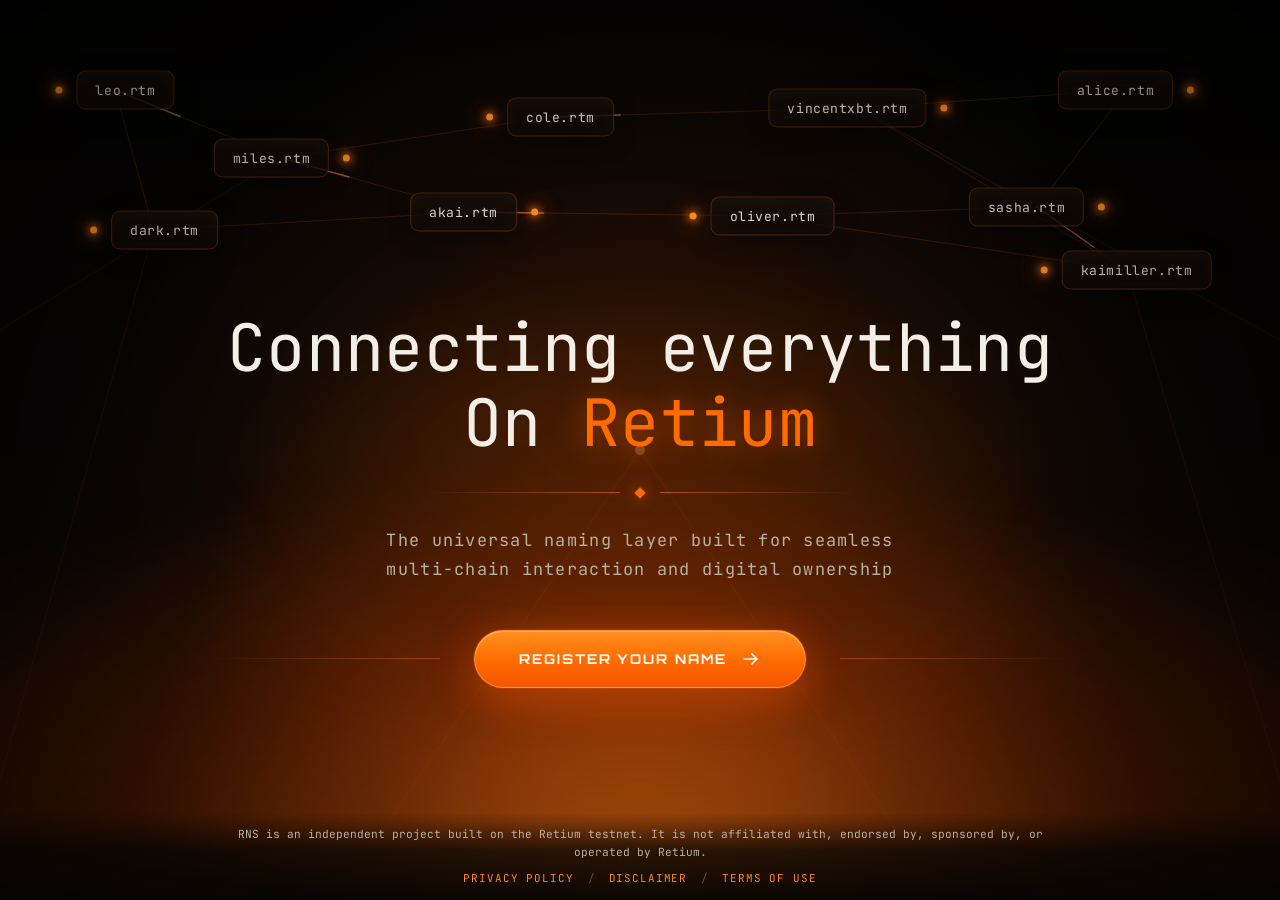
<file: index.html>
<!DOCTYPE html>
<html lang="en">
<head>
    <meta charset="UTF-8">
    <meta name="viewport" content="width=device-width, initial-scale=1.0">
    <meta name="theme-color" content="#050403">
    <meta name="description" content="Retium Name Service - the universal naming layer built for seamless multi-chain interaction and digital ownership.">
    <title>Retium Name Service | Connecting Everything On Retium</title>
    <link rel="preconnect" href="https://fonts.googleapis.com">
    <link rel="preconnect" href="https://fonts.gstatic.com" crossorigin>
    <link href="https://fonts.googleapis.com/css2?family=JetBrains+Mono:wght@400;600;700&family=Orbitron:wght@600;700&display=swap" rel="stylesheet">
    <link rel="stylesheet" href="landing.css">
</head>
<body class="landing">
    <!-- Animated identity network -->
    <div class="landing-bg" aria-hidden="true">
        <div class="glow glow--bottom"></div>
        <div class="glow glow--center"></div>

        <svg class="network" viewBox="0 0 1600 900" preserveAspectRatio="none" focusable="false">
            <g class="ambient-lines">
                <line class="ambient-line" x1="0" y1="330" x2="352" y2="158"></line>
                <line class="ambient-line" x1="1600" y1="340" x2="1296" y2="207"></line>
                <line class="ambient-line" x1="0" y1="780" x2="192" y2="230"></line>
                <line class="ambient-line" x1="1600" y1="780" x2="1408" y2="270"></line>
                <line class="ambient-line" x1="420" y1="900" x2="800" y2="450"></line>
                <line class="ambient-line" x1="1180" y1="900" x2="800" y2="450"></line>
            </g>

            <g class="network-lines">
                <line class="net-line" x1="144" y1="90" x2="352" y2="158"></line>
                <line class="net-line" x1="144" y1="90" x2="192" y2="230"></line>
                <line class="net-line" x1="352" y1="158" x2="688" y2="117"></line>
                <line class="net-line" x1="688" y1="117" x2="1072" y2="108"></line>
                <line class="net-line" x1="1072" y1="108" x2="1408" y2="90"></line>
                <line class="net-line" x1="192" y1="230" x2="592" y2="212"></line>
                <line class="net-line" x1="592" y1="212" x2="952" y2="216"></line>
                <line class="net-line" x1="952" y1="216" x2="1296" y2="207"></line>
                <line class="net-line" x1="1296" y1="207" x2="1408" y2="90"></line>
                <line class="net-line" x1="1296" y1="207" x2="1408" y2="270"></line>
                <line class="net-line" x1="1072" y1="108" x2="1408" y2="270"></line>
                <line class="net-line" x1="952" y1="216" x2="1408" y2="270"></line>
                <line class="net-line" x1="352" y1="158" x2="592" y2="212"></line>
                <line class="net-line" x1="1072" y1="108" x2="1296" y2="207"></line>
            </g>

            <g class="network-pulses">
                <line class="net-pulse" x1="144" y1="90" x2="352" y2="158" style="animation-delay: 0s"></line>
                <line class="net-pulse" x1="688" y1="117" x2="1072" y2="108" style="animation-delay: 2.2s"></line>
                <line class="net-pulse" x1="592" y1="212" x2="952" y2="216" style="animation-delay: 4.4s"></line>
                <line class="net-pulse" x1="1296" y1="207" x2="1408" y2="270" style="animation-delay: 6.6s"></line>
                <line class="net-pulse" x1="352" y1="158" x2="592" y2="212" style="animation-delay: 8.8s"></line>
            </g>

            <g class="converge-group">
                <line class="converge-line" x1="144" y1="90" x2="800" y2="450" style="animation-delay: 0s"></line>
                <line class="converge-line" x1="1408" y1="90" x2="800" y2="450" style="animation-delay: 0.04s"></line>
                <line class="converge-line" x1="352" y1="158" x2="800" y2="450" style="animation-delay: 0.08s"></line>
                <line class="converge-line" x1="688" y1="117" x2="800" y2="450" style="animation-delay: 0.12s"></line>
                <line class="converge-line" x1="1072" y1="108" x2="800" y2="450" style="animation-delay: 0.16s"></line>
                <line class="converge-line" x1="192" y1="230" x2="800" y2="450" style="animation-delay: 0.2s"></line>
                <line class="converge-line" x1="592" y1="212" x2="800" y2="450" style="animation-delay: 0.24s"></line>
                <line class="converge-line" x1="952" y1="216" x2="800" y2="450" style="animation-delay: 0.28s"></line>
                <line class="converge-line" x1="1296" y1="207" x2="800" y2="450" style="animation-delay: 0.32s"></line>
                <line class="converge-line" x1="1408" y1="270" x2="800" y2="450" style="animation-delay: 0.36s"></line>
            </g>
        </svg>

        <div class="domain-layer">
            <div class="domain-item d1"><span class="node"></span><span class="domain-name">leo.rtm</span></div>
            <div class="domain-item d2 node-end"><span class="node"></span><span class="domain-name">alice.rtm</span></div>
            <div class="domain-item d3 node-end"><span class="node"></span><span class="domain-name">miles.rtm</span></div>
            <div class="domain-item d4"><span class="node"></span><span class="domain-name">cole.rtm</span></div>
            <div class="domain-item d5 node-end"><span class="node"></span><span class="domain-name">vincentxbt.rtm</span></div>
            <div class="domain-item d6"><span class="node"></span><span class="domain-name">dark.rtm</span></div>
            <div class="domain-item d7 node-end"><span class="node"></span><span class="domain-name">akai.rtm</span></div>
            <div class="domain-item d8"><span class="node"></span><span class="domain-name">oliver.rtm</span></div>
            <div class="domain-item d9 node-end"><span class="node"></span><span class="domain-name">sasha.rtm</span></div>
            <div class="domain-item d10"><span class="node"></span><span class="domain-name">kaimiller.rtm</span></div>
        </div>

        <div class="core"></div>
    </div>

    <!-- Hero -->
    <main class="hero">
        <div class="hero-inner">
            <h1 class="hero-title">
                <span class="line">Connecting everything</span>
                <span class="line">On <span class="accent">Retium</span></span>
            </h1>

            <div class="hero-divider" aria-hidden="true"><i></i></div>

            <p class="hero-subtitle">
                The universal naming layer built for seamless<br>
                multi-chain interaction and digital ownership
            </p>

            <div class="cta-row">
                <span class="cta-line" aria-hidden="true"></span>
                <a id="cta" class="cta" href="app.html" aria-label="Register your name on Retium">
                    <span class="cta-label">REGISTER YOUR NAME</span>
                    <span class="cta-arrow" aria-hidden="true">
                        <svg viewBox="0 0 24 24" focusable="false">
                            <path d="M4 12h15"></path>
                            <path d="M13 6l6 6-6 6"></path>
                        </svg>
                    </span>
                </a>
                <span class="cta-line" aria-hidden="true"></span>
            </div>
        </div>
    </main>

    <footer class="project-disclaimer">
        <p>RNS is an independent project built on the Retium testnet. It is not affiliated with, endorsed by, sponsored by, or operated by Retium.</p>
        <nav class="project-disclaimer-links" aria-label="Footer">
            <a href="privacy.html">Privacy Policy</a>
            <span aria-hidden="true">/</span>
            <a href="disclaimer.html">Disclaimer</a>
            <span aria-hidden="true">/</span>
            <a href="terms.html">Terms of Use</a>
        </nav>
    </footer>

    <!-- Full-screen orange transition -->
    <div class="light-sweep" aria-hidden="true"></div>

    <script src="landing.js"></script>
</body>
</html>
</file>
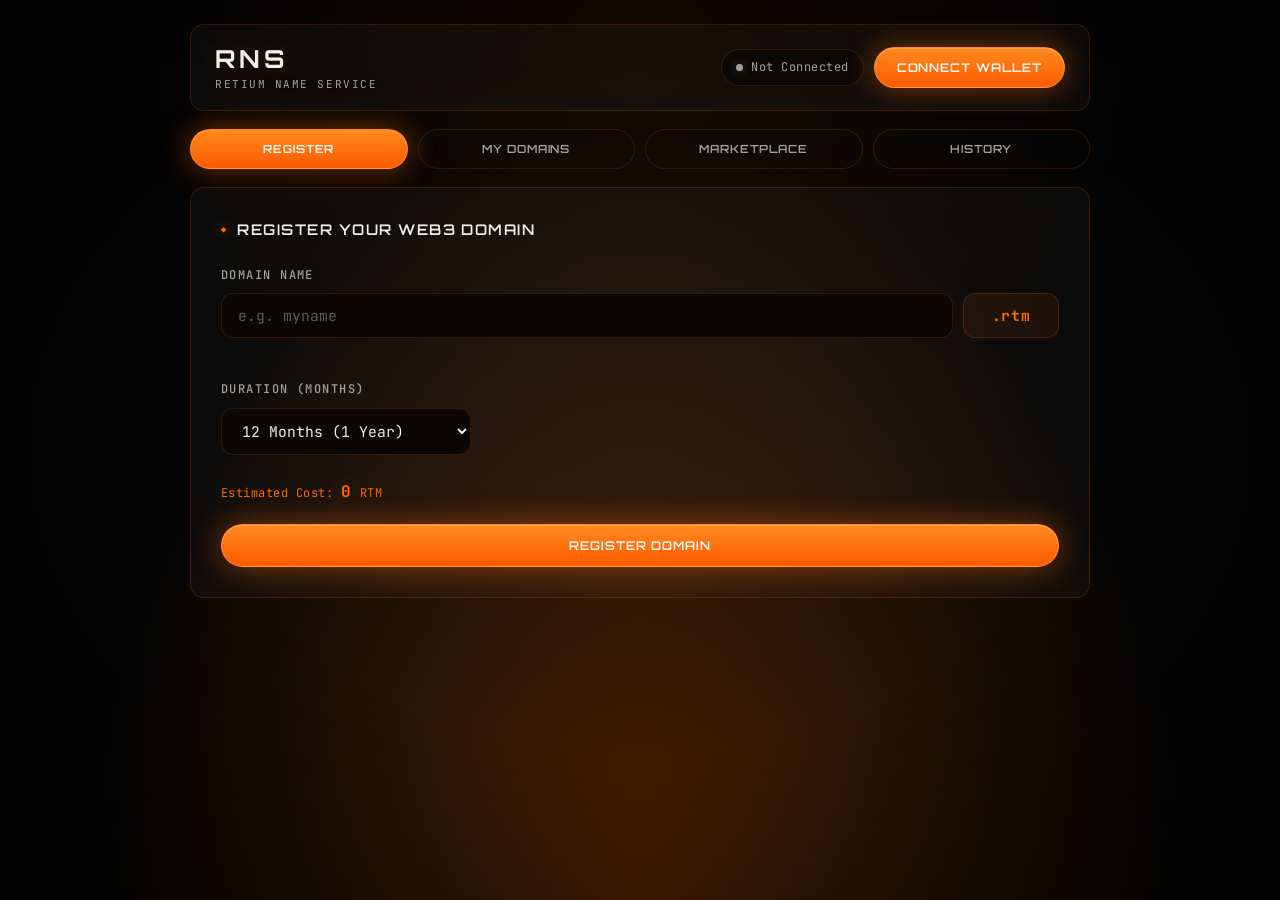
<file: app.html>
<!DOCTYPE html>
<html lang="en">
<head>
    <meta charset="UTF-8">
    <meta name="viewport" content="width=device-width, initial-scale=1.0">
    <title>Retium Name Service (RNS)</title>
    <meta name="theme-color" content="#050505">
    <link rel="preconnect" href="https://fonts.googleapis.com">
    <link rel="preconnect" href="https://fonts.gstatic.com" crossorigin>
    <link href="https://fonts.googleapis.com/css2?family=JetBrains+Mono:wght@400;500;700&family=Orbitron:wght@500;700&display=swap" rel="stylesheet">
    <link rel="stylesheet" href="style.css">
</head>
<body>
    <div class="app-container">
        <!-- Header -->
        <header class="app-header">
            <div class="logo-area">
                <h1>RNS <span>Retium Name Service</span></h1>
            </div>
            <div class="wallet-area">
                <span id="walletAddress" class="wallet-badge">Not Connected</span>
                <button id="connectBtn" class="btn-primary">Connect Wallet</button>
                <button id="disconnectBtn" class="btn-secondary" hidden>Disconnect</button>
            </div>
        </header>

        <!-- Navigation Tabs -->
        <nav class="nav-tabs">
            <button class="tab-btn active" data-tab="register">Register</button>
            <button class="tab-btn" data-tab="mydomains">My Domains</button>
            <button class="tab-btn" data-tab="marketplace">Marketplace</button>
            <button class="tab-btn" data-tab="history">History</button>
        </nav>

        <!-- Main Content Area -->
        <main class="tab-content">
            <!-- TAB 1: REGISTER -->
            <section id="register" class="tab-pane active">
                <div class="card-box">
                    <h2>Register Your Web3 Domain</h2>
                    <div class="form-group">
                        <label>Domain Name</label>
                        <div class="input-inline">
                            <input type="text" id="regName" placeholder="e.g. myname" autocomplete="off" autocapitalize="none" spellcheck="false" maxlength="10">
                            <select id="regExt" class="ext-fixed" aria-label="Domain extension .rtm" tabindex="-1">
                                <option value=".rtm">.rtm</option>
                            </select>
                        </div>
                    </div>
                    <div class="form-group">
                        <label>Duration (Months)</label>
                        <select id="regDuration">
                            <option value="3">3 Months (25% base)</option>
                            <option value="6">6 Months (50% base)</option>
                            <option value="12" selected>12 Months (1 Year)</option>
                            <option value="36">36 Months (3 Years - 15% off)</option>
                        </select>
                    </div>
                    <div class="price-preview">
                        Estimated Cost: <span id="costPreview">0</span> RTM
                    </div>
                    <button id="registerBtn" class="btn-action">Register Domain</button>
                </div>
            </section>

            <!-- TAB 2: MY DOMAINS -->
            <section id="mydomains" class="tab-pane">
                <h2>My Owned Domains</h2>
                <div id="mydomainsList" class="grid-container">
                    <!-- Dynamic Domain Cards -->
                </div>
                <div id="mydomainsMore" class="pagination-bar"></div>
            </section>

            <!-- TAB 3: MARKETPLACE -->
            <section id="marketplace" class="tab-pane">
                <h2>Domain Marketplace</h2>
                <div id="marketplaceList" class="grid-container">
                    <!-- Dynamic Marketplace Cards -->
                </div>
                <div id="marketplaceMore" class="pagination-bar"></div>
            </section>

            <!-- TAB 4: HISTORY -->
            <section id="history" class="tab-pane">
                <h2>Transaction & Activity History</h2>
                <div class="table-responsive">
                    <table class="history-table">
                        <thead>
                            <tr>
                                <th>Action</th>
                                <th>Domain</th>
                                <th>Details / Price</th>
                                <th>Timestamp</th>
                                <th>Status</th>
                            </tr>
                        </thead>
                        <tbody id="historyTableBody">
                            <!-- Dynamic History Rows -->
                        </tbody>
                    </table>
                </div>
            </section>
        </main>
    </div>

    <!-- MODAL POPUP: SELL DOMAIN -->
    <div id="sellModal" class="modal-overlay" style="display:none;">
        <div class="modal-box">
            <h3>List Domain for Sale</h3>
            <p id="modalDomainLabel" class="modal-subtitle"></p>
            <div class="form-group">
                <label>Price (RTM)</label>
                <input type="text" id="sellPriceInput" placeholder="0.00" inputmode="decimal" autocomplete="off">
                <small class="hint">Supports decimal numbers (dot or comma), up to 18 digits.</small>
            </div>
            <div class="modal-actions">
                <button id="cancelSellBtn" class="btn-secondary">Cancel</button>
                <button id="confirmSellBtn" class="btn-primary">Confirm Listing</button>
            </div>
        </div>
    </div>

    <!-- MODAL POPUP: TRANSFER DOMAIN -->
    <div id="transferModal" class="modal-overlay" style="display:none;">
        <div class="modal-box">
            <h3>Transfer Domain</h3>
            <p id="transferDomainLabel" class="modal-subtitle"></p>
            <div class="form-group">
                <label>Recipient Wallet Address</label>
                <input type="text" id="transferRecipientInput" placeholder="rete..." autocomplete="off" spellcheck="false" maxlength="72">
            </div>
            <div class="modal-actions">
                <button id="cancelTransferBtn" class="btn-secondary">Cancel</button>
                <button id="confirmTransferBtn" class="btn-primary">Send Domain</button>
            </div>
        </div>
    </div>

    <!-- MODAL POPUP: RENEW DOMAIN -->
    <div id="renewModal" class="modal-overlay" style="display:none;">
        <div class="modal-box">
            <h3>Renew Domain</h3>
            <p id="renewDomainLabel" class="modal-subtitle"></p>
            <div class="form-group">
                <label>Duration (Months)</label>
                <select id="renewDuration">
                    <option value="3">3 Months (25% base)</option>
                    <option value="6">6 Months (50% base)</option>
                    <option value="12" selected>12 Months (1 Year)</option>
                    <option value="36">36 Months (3 Years - 15% off)</option>
                </select>
            </div>
            <div class="price-preview">
                Renewal Cost: <span id="renewPricePreview">0</span> RTM
            </div>
            <div class="modal-actions">
                <button id="cancelRenewBtn" class="btn-secondary">Cancel</button>
                <button id="confirmRenewBtn" class="btn-primary">Confirm Renewal</button>
            </div>
        </div>
    </div>

    <!-- MODAL POPUP: CONFIRMATION -->
    <div id="confirmModal" class="modal-overlay" style="display:none;" role="dialog" aria-modal="true" aria-labelledby="confirmTitle">
        <div class="modal-box">
            <h3 id="confirmTitle">Confirm</h3>
            <p id="confirmMessage" class="modal-subtitle"></p>
            <div class="modal-actions">
                <button id="confirmCancelBtn" class="btn-secondary">Cancel</button>
                <button id="confirmOkBtn" class="btn-primary">Confirm</button>
            </div>
        </div>
    </div>

    <!-- THEMED TOAST NOTIFICATIONS -->
    <div id="toastContainer" class="toast-container" aria-live="polite"></div>

    <script src="https://wallet.retium.org/connect/sdk/retium-sdk-1.3.0.js"></script>
    <script src="config.js"></script>
    <script src="app.js"></script>
</body>
</html>
</file>
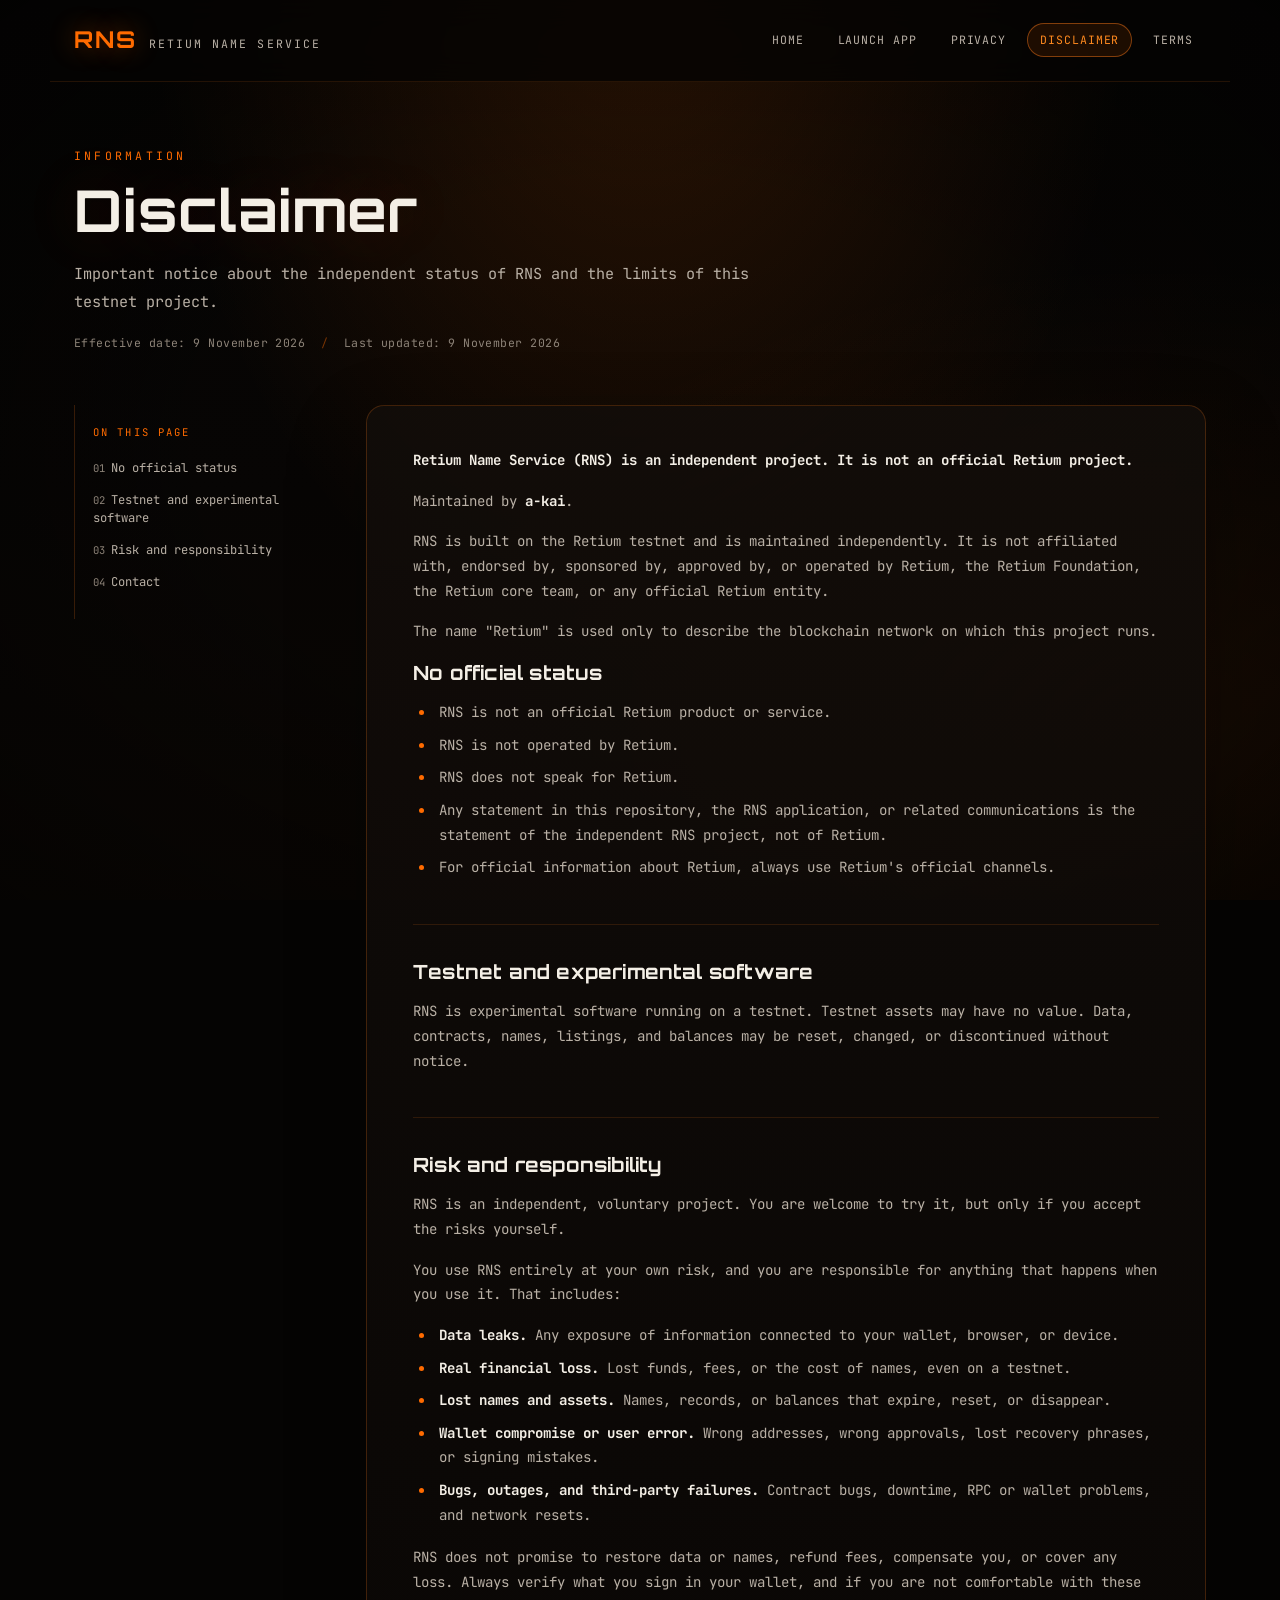
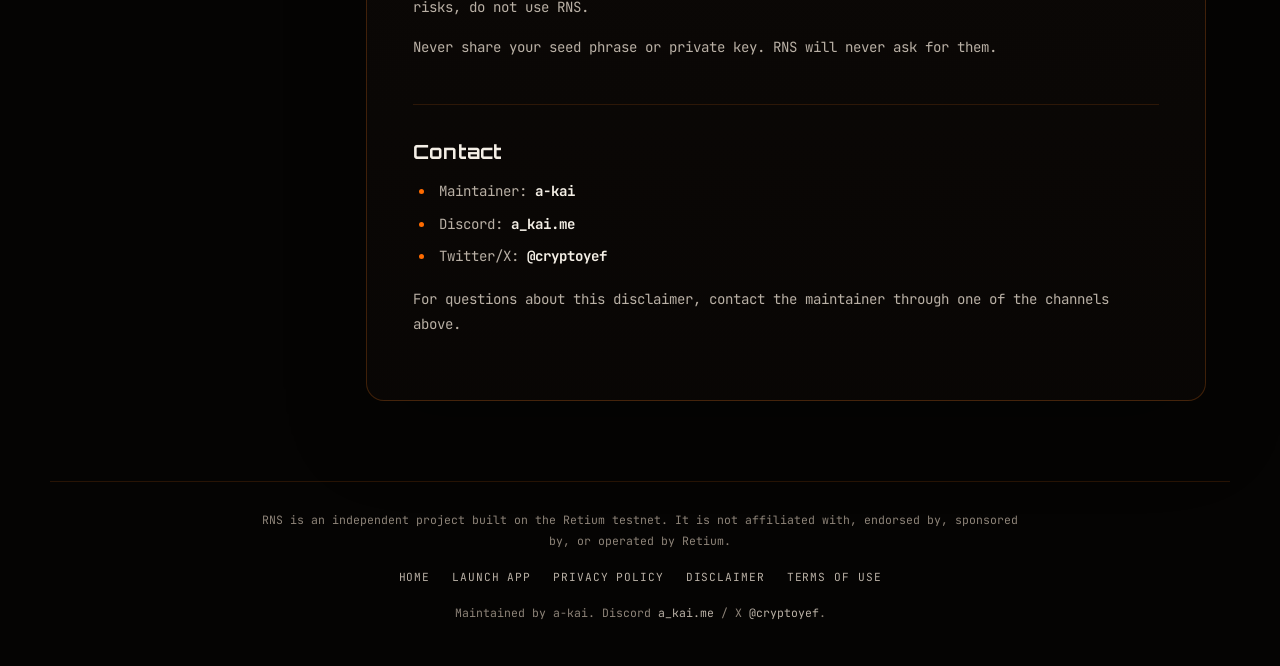
<file: disclaimer.html>
<!DOCTYPE html>
<html lang="en">
<head>
    <meta charset="UTF-8">
    <meta name="viewport" content="width=device-width, initial-scale=1.0">
    <title>Disclaimer | Retium Name Service</title>
    <meta name="description" content="Important notice about the independent status of RNS and the limits of this testnet project.">
    <meta name="theme-color" content="#050403">
    <link rel="preconnect" href="https://fonts.googleapis.com">
    <link rel="preconnect" href="https://fonts.gstatic.com" crossorigin>
    <link href="https://fonts.googleapis.com/css2?family=JetBrains+Mono:wght@400;500;700&family=Orbitron:wght@500;700&display=swap" rel="stylesheet">
    <link rel="stylesheet" href="legal.css">
</head>
<body class="legal-page">
    <div class="legal-bg" aria-hidden="true"></div>

    <header class="legal-header">
        <a class="legal-brand" href="index.html" aria-label="Retium Name Service home">
            <span class="legal-brand-mark">RNS</span>
            <span class="legal-brand-name">Retium Name Service</span>
        </a>
        <nav class="legal-nav" aria-label="Primary">
            <a href="index.html">Home</a>
            <a href="app.html">Launch App</a>
            <a href="privacy.html">Privacy</a>
            <a href="disclaimer.html" class="is-active" aria-current="page">Disclaimer</a>
            <a href="terms.html">Terms</a>
        </nav>
    </header>

    <main class="legal-main">
        <section class="legal-hero">
            <p class="legal-eyebrow">Information</p>
            <h1>Disclaimer</h1>
            <p class="legal-lede">Important notice about the independent status of RNS and the limits of this testnet project.</p>
            <p class="legal-updated">Effective date: 9 November 2026 <span aria-hidden="true">/</span> Last updated: 9 November 2026</p>
        </section>

        <div class="legal-layout">
            <aside class="legal-sidebar">
                <nav class="legal-toc" aria-label="On this page">
                    <p class="legal-toc-title">On this page</p>
                    <ol>
                        <li><a href="#no-official-status">No official status</a></li>
                        <li><a href="#testnet-and-experimental-software">Testnet and experimental software</a></li>
                        <li><a href="#risk-and-responsibility">Risk and responsibility</a></li>
                        <li><a href="#contact">Contact</a></li>
                    </ol>
                </nav>
            </aside>
            <article class="legal-content">
                <p><strong>Retium Name Service (RNS) is an independent project. It is not an official Retium project.</strong></p>
                <p>Maintained by <strong>a-kai</strong>.</p>
                <p>RNS is built on the Retium testnet and is maintained independently. It is not affiliated with, endorsed by, sponsored by, approved by, or operated by Retium, the Retium Foundation, the Retium core team, or any official Retium entity.</p>
                <p>The name &quot;Retium&quot; is used only to describe the blockchain network on which this project runs.</p>
                <h2 id="no-official-status">No official status</h2>
                <ul><li>RNS is not an official Retium product or service.</li><li>RNS is not operated by Retium.</li><li>RNS does not speak for Retium.</li><li>Any statement in this repository, the RNS application, or related communications is the statement of the independent RNS project, not of Retium.</li><li>For official information about Retium, always use Retium's official channels.</li></ul>
                <h2 id="testnet-and-experimental-software">Testnet and experimental software</h2>
                <p>RNS is experimental software running on a testnet. Testnet assets may have no value. Data, contracts, names, listings, and balances may be reset, changed, or discontinued without notice.</p>
                <h2 id="risk-and-responsibility">Risk and responsibility</h2>
                <p>RNS is an independent, voluntary project. You are welcome to try it, but only if you accept the risks yourself.</p>
                <p>You use RNS entirely at your own risk, and you are responsible for anything that happens when you use it. That includes:</p>
                <ul><li><strong>Data leaks.</strong> Any exposure of information connected to your wallet, browser, or device.</li><li><strong>Real financial loss.</strong> Lost funds, fees, or the cost of names, even on a testnet.</li><li><strong>Lost names and assets.</strong> Names, records, or balances that expire, reset, or disappear.</li><li><strong>Wallet compromise or user error.</strong> Wrong addresses, wrong approvals, lost recovery phrases, or signing mistakes.</li><li><strong>Bugs, outages, and third-party failures.</strong> Contract bugs, downtime, RPC or wallet problems, and network resets.</li></ul>
                <p>RNS does not promise to restore data or names, refund fees, compensate you, or cover any loss. Always verify what you sign in your wallet, and if you are not comfortable with these risks, do not use RNS.</p>
                <p>Never share your seed phrase or private key. RNS will never ask for them.</p>
                <h2 id="contact">Contact</h2>
                <ul><li>Maintainer: <strong>a-kai</strong></li><li>Discord: <strong>a_kai.me</strong></li><li>Twitter/X: <strong>@cryptoyef</strong></li></ul>
                <p>For questions about this disclaimer, contact the maintainer through one of the channels above.</p>
            </article>
        </div>
    </main>

    <footer class="legal-footer">
        <p>RNS is an independent project built on the Retium testnet. It is not affiliated with, endorsed by, sponsored by, or operated by Retium.</p>
        <nav class="legal-footer-links" aria-label="Footer">
            <a href="index.html">Home</a>
            <a href="app.html">Launch App</a>
            <a href="privacy.html">Privacy Policy</a>
            <a href="disclaimer.html">Disclaimer</a>
            <a href="terms.html">Terms of Use</a>
        </nav>
        <p class="legal-copyright">Maintained by a-kai. Discord <span>a_kai.me</span> / X <span>@cryptoyef</span>.</p>
    </footer>
</body>
</html>
</file>
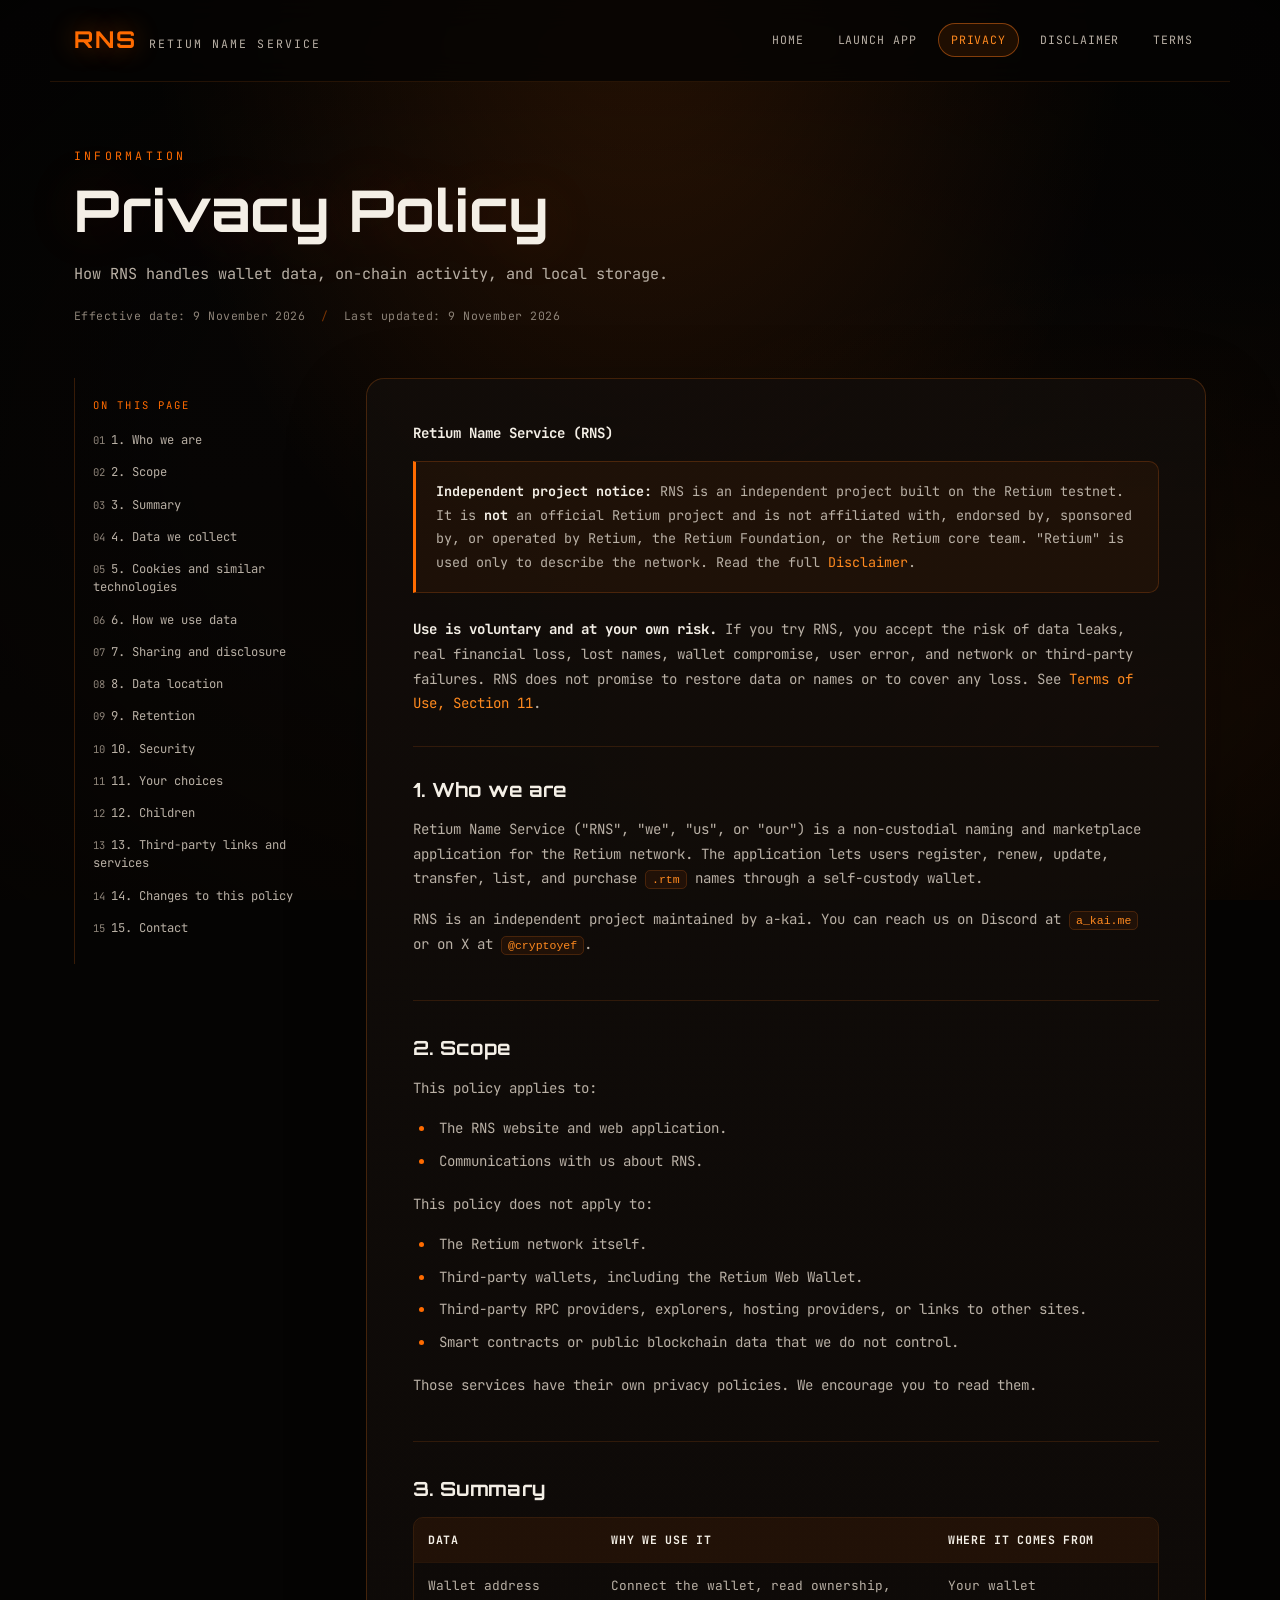
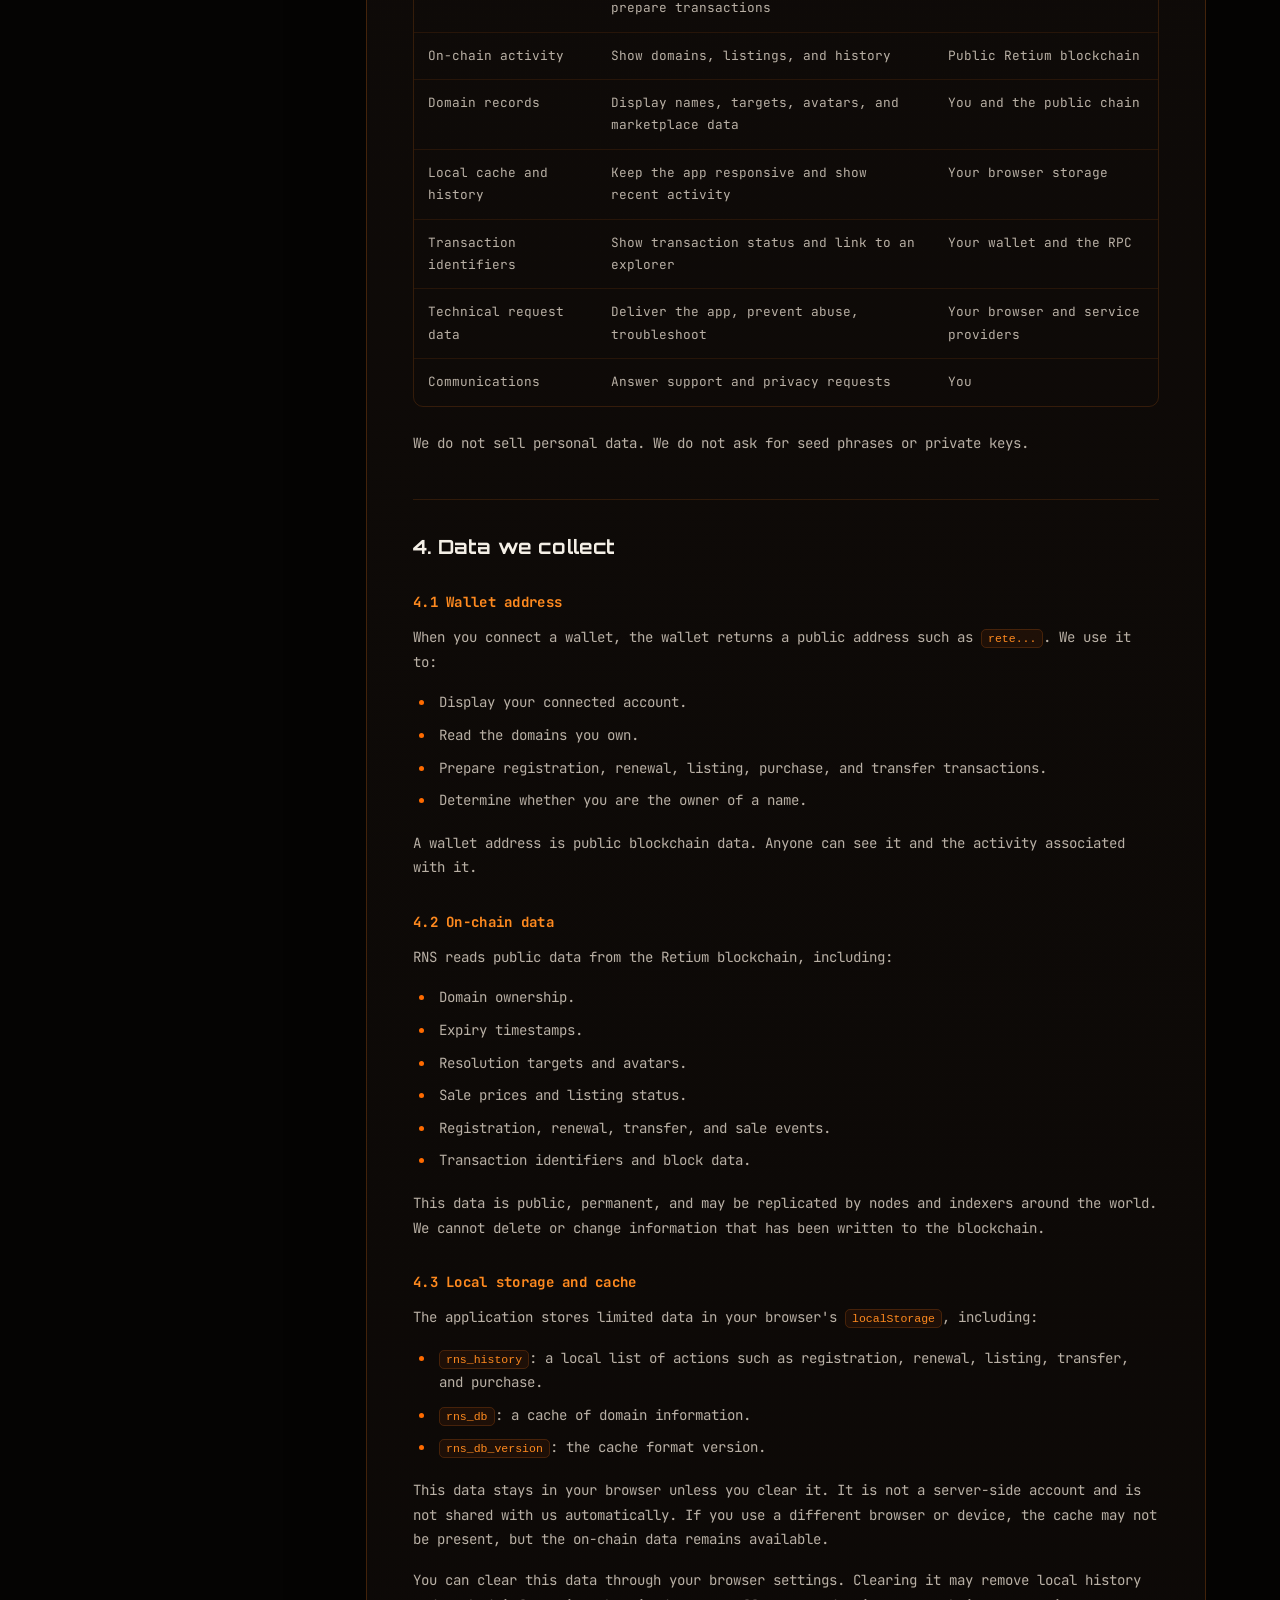
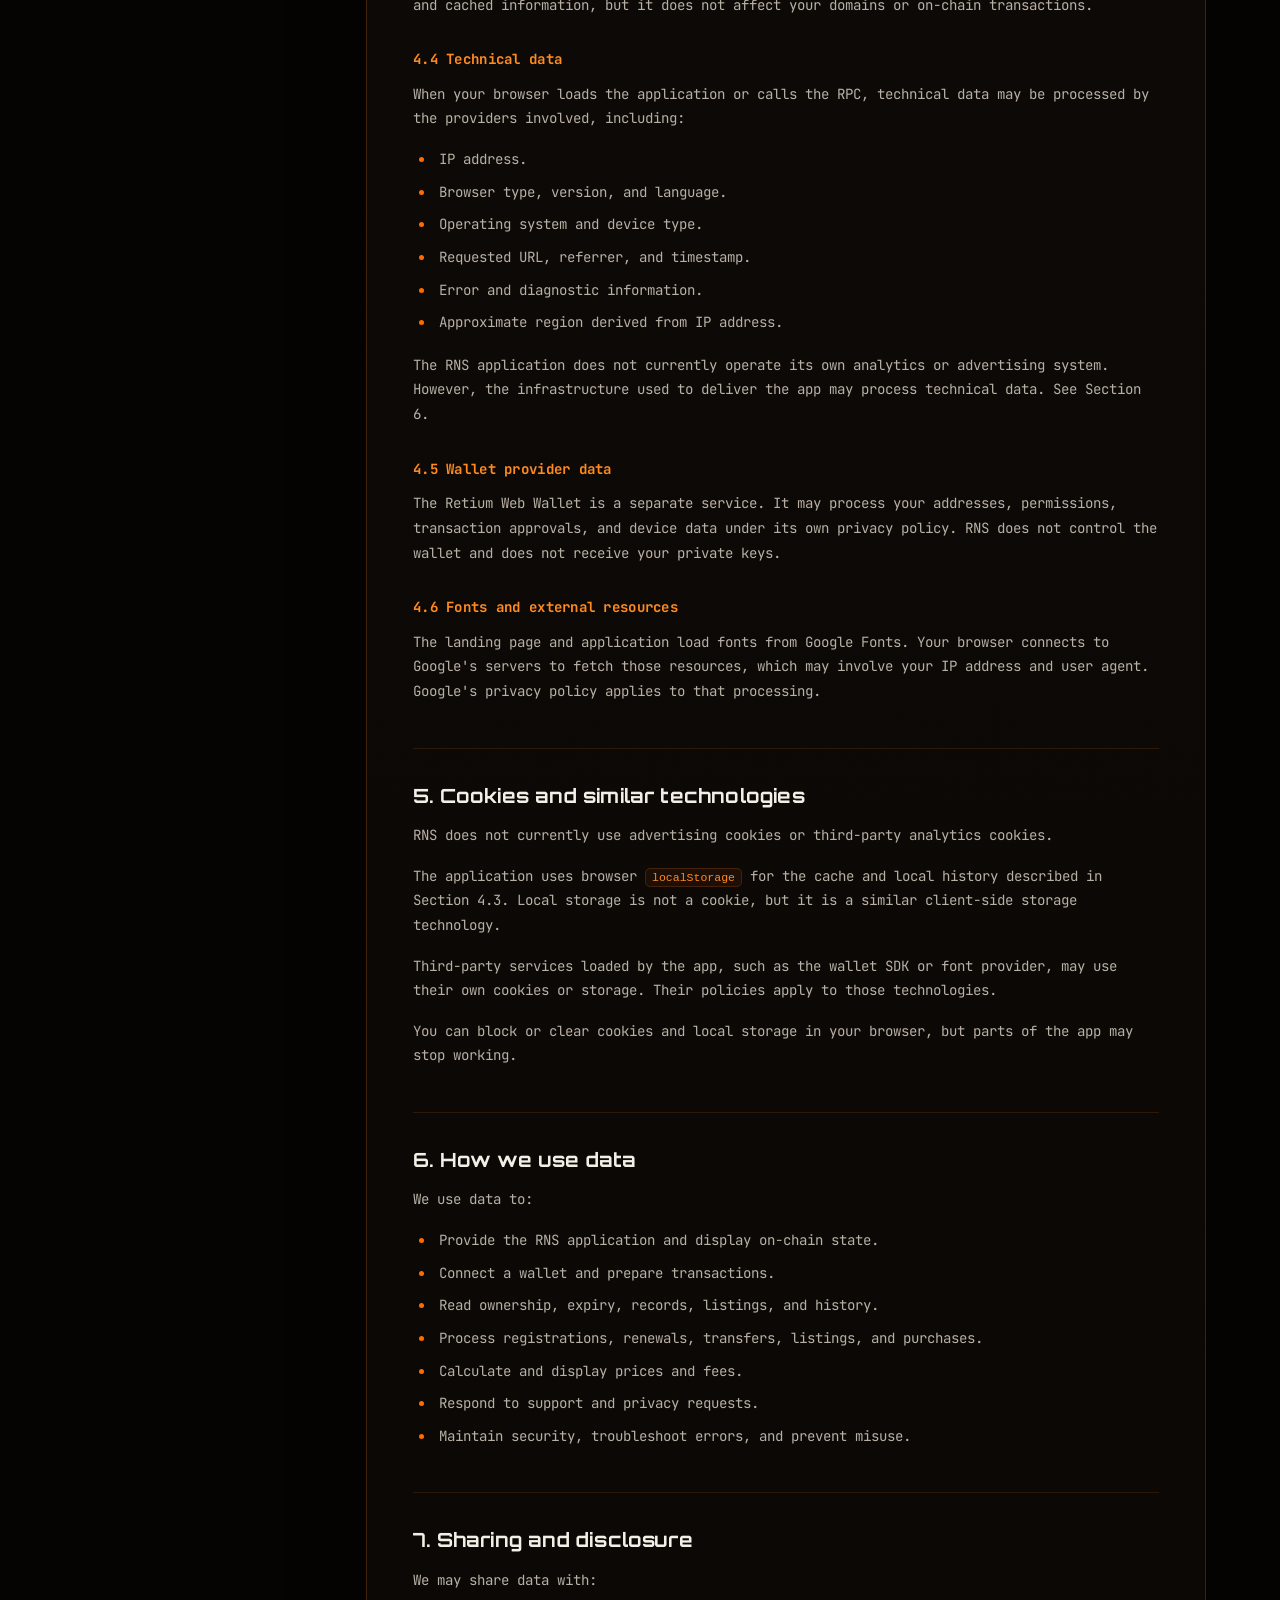
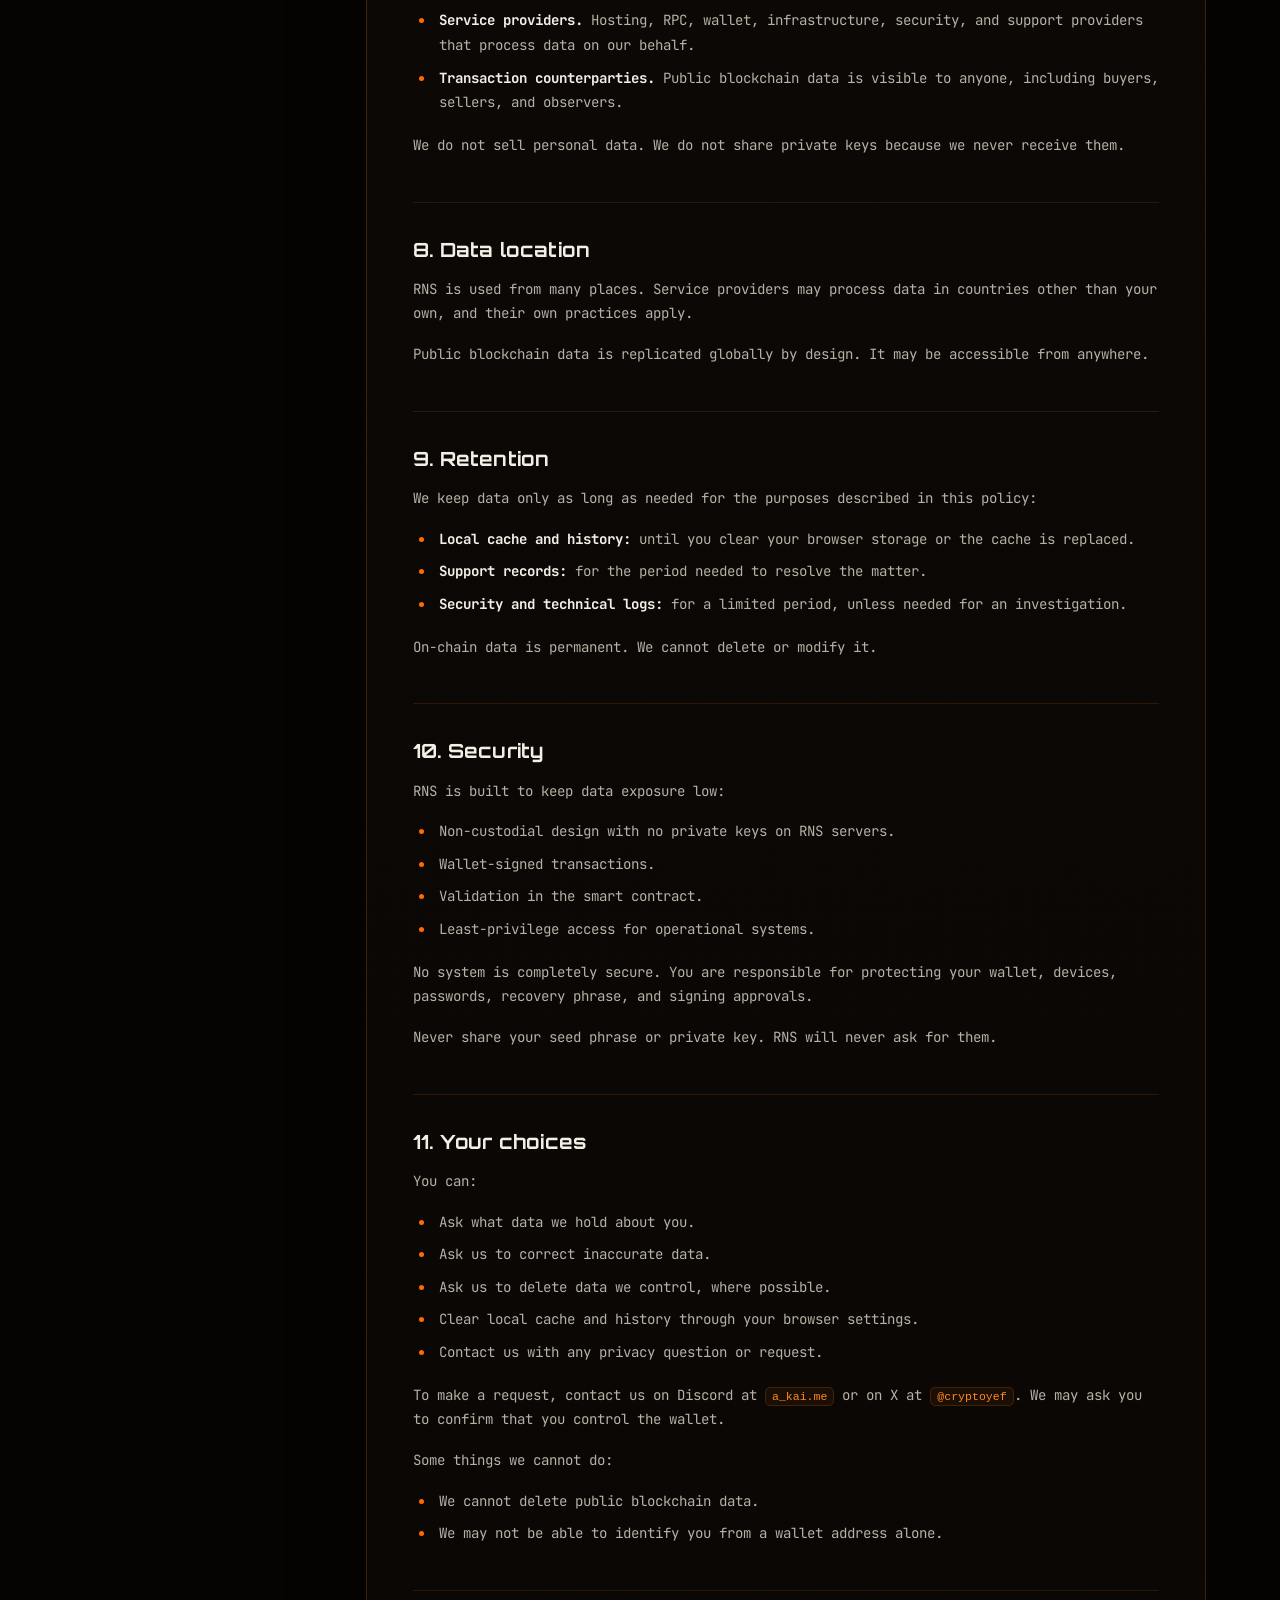
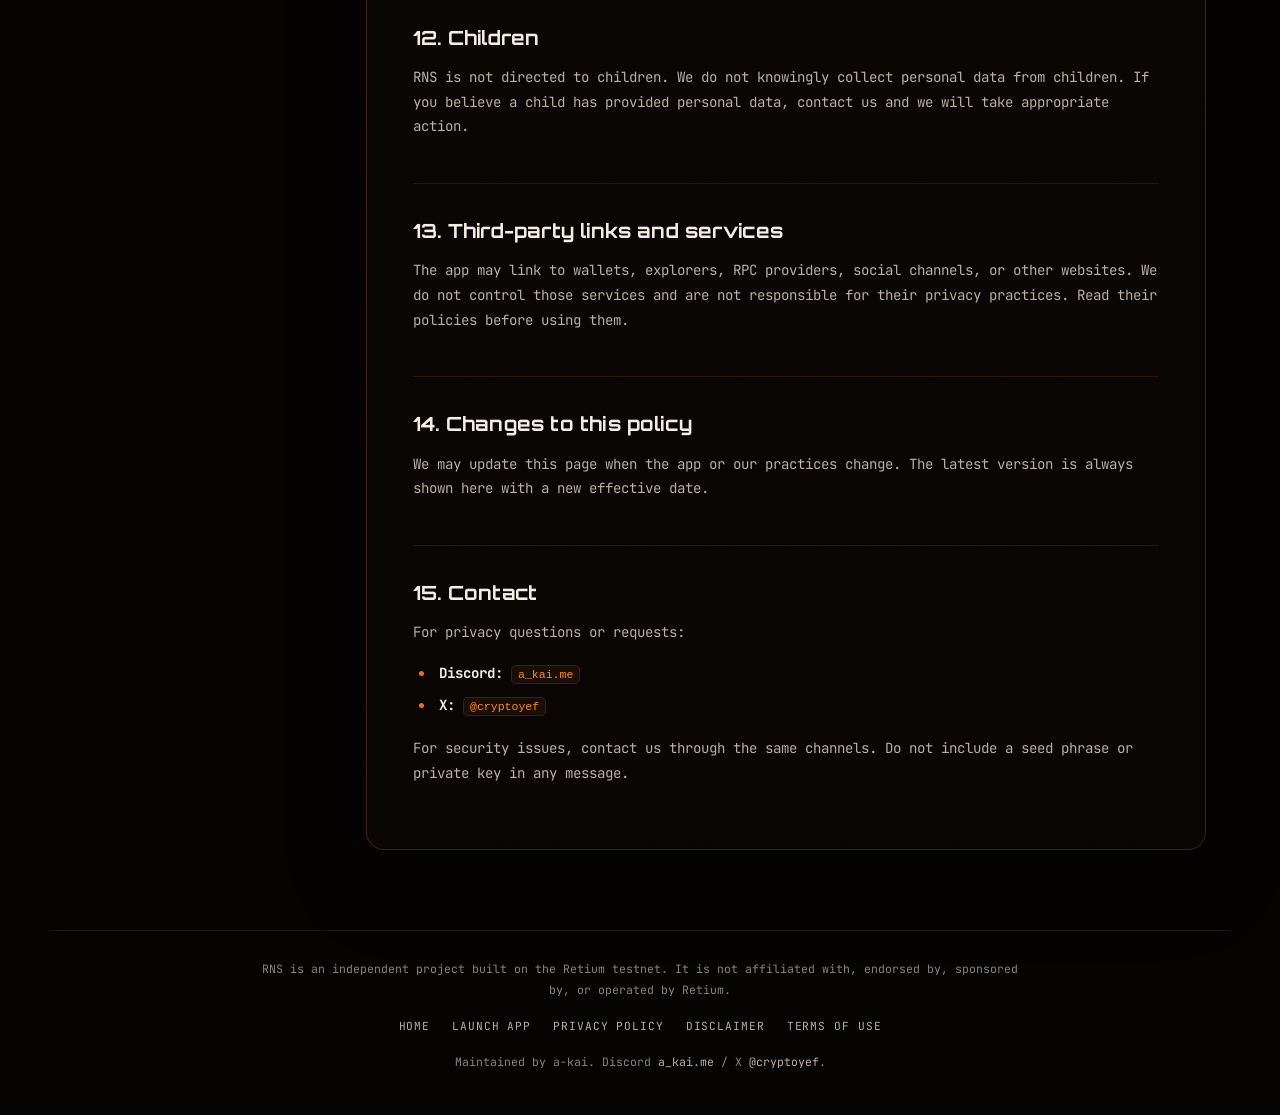
<file: privacy.html>
<!DOCTYPE html>
<html lang="en">
<head>
    <meta charset="UTF-8">
    <meta name="viewport" content="width=device-width, initial-scale=1.0">
    <title>Privacy Policy | Retium Name Service</title>
    <meta name="description" content="How RNS handles wallet data, on-chain activity, and local storage.">
    <meta name="theme-color" content="#050403">
    <link rel="preconnect" href="https://fonts.googleapis.com">
    <link rel="preconnect" href="https://fonts.gstatic.com" crossorigin>
    <link href="https://fonts.googleapis.com/css2?family=JetBrains+Mono:wght@400;500;700&family=Orbitron:wght@500;700&display=swap" rel="stylesheet">
    <link rel="stylesheet" href="legal.css">
</head>
<body class="legal-page">
    <div class="legal-bg" aria-hidden="true"></div>

    <header class="legal-header">
        <a class="legal-brand" href="index.html" aria-label="Retium Name Service home">
            <span class="legal-brand-mark">RNS</span>
            <span class="legal-brand-name">Retium Name Service</span>
        </a>
        <nav class="legal-nav" aria-label="Primary">
            <a href="index.html">Home</a>
            <a href="app.html">Launch App</a>
            <a href="privacy.html" class="is-active" aria-current="page">Privacy</a>
            <a href="disclaimer.html">Disclaimer</a>
            <a href="terms.html">Terms</a>
        </nav>
    </header>

    <main class="legal-main">
        <section class="legal-hero">
            <p class="legal-eyebrow">Information</p>
            <h1>Privacy Policy</h1>
            <p class="legal-lede">How RNS handles wallet data, on-chain activity, and local storage.</p>
            <p class="legal-updated">Effective date: 9 November 2026 <span aria-hidden="true">/</span> Last updated: 9 November 2026</p>
        </section>

        <div class="legal-layout">
            <aside class="legal-sidebar">
                <nav class="legal-toc" aria-label="On this page">
                    <p class="legal-toc-title">On this page</p>
                    <ol>
                        <li><a href="#1-who-we-are">1. Who we are</a></li>
                        <li><a href="#2-scope">2. Scope</a></li>
                        <li><a href="#3-summary">3. Summary</a></li>
                        <li><a href="#4-data-we-collect">4. Data we collect</a></li>
                        <li><a href="#5-cookies-and-similar-technologies">5. Cookies and similar technologies</a></li>
                        <li><a href="#6-how-we-use-data">6. How we use data</a></li>
                        <li><a href="#7-sharing-and-disclosure">7. Sharing and disclosure</a></li>
                        <li><a href="#8-data-location">8. Data location</a></li>
                        <li><a href="#9-retention">9. Retention</a></li>
                        <li><a href="#10-security">10. Security</a></li>
                        <li><a href="#11-your-choices">11. Your choices</a></li>
                        <li><a href="#12-children">12. Children</a></li>
                        <li><a href="#13-third-party-links-and-services">13. Third-party links and services</a></li>
                        <li><a href="#14-changes-to-this-policy">14. Changes to this policy</a></li>
                        <li><a href="#15-contact">15. Contact</a></li>
                    </ol>
                </nav>
            </aside>
            <article class="legal-content">
                <p><strong>Retium Name Service (RNS)</strong></p>
                <blockquote><p><strong>Independent project notice:</strong> RNS is an independent project built on the Retium testnet. It is <strong>not</strong> an official Retium project and is not affiliated with, endorsed by, sponsored by, or operated by Retium, the Retium Foundation, or the Retium core team. &quot;Retium&quot; is used only to describe the network. Read the full <a href="disclaimer.html">Disclaimer</a>.</p></blockquote>
                <p><strong>Use is voluntary and at your own risk.</strong> If you try RNS, you accept the risk of data leaks, real financial loss, lost names, wallet compromise, user error, and network or third-party failures. RNS does not promise to restore data or names or to cover any loss. See <a href="terms.html#11-risk-and-responsibility">Terms of Use, Section 11</a>.</p>
                <hr>
                <h2 id="1-who-we-are">1. Who we are</h2>
                <p>Retium Name Service (&quot;RNS&quot;, &quot;we&quot;, &quot;us&quot;, or &quot;our&quot;) is a non-custodial naming and marketplace application for the Retium network. The application lets users register, renew, update, transfer, list, and purchase <code>.rtm</code> names through a self-custody wallet.</p>
                <p>RNS is an independent project maintained by a-kai. You can reach us on Discord at <code>a_kai.me</code> or on X at <code>@cryptoyef</code>.</p>
                <h2 id="2-scope">2. Scope</h2>
                <p>This policy applies to:</p>
                <ul><li>The RNS website and web application.</li><li>Communications with us about RNS.</li></ul>
                <p>This policy does not apply to:</p>
                <ul><li>The Retium network itself.</li><li>Third-party wallets, including the Retium Web Wallet.</li><li>Third-party RPC providers, explorers, hosting providers, or links to other sites.</li><li>Smart contracts or public blockchain data that we do not control.</li></ul>
                <p>Those services have their own privacy policies. We encourage you to read them.</p>
                <h2 id="3-summary">3. Summary</h2>
                <div class="legal-table-wrap"><table><thead><tr><th>Data</th><th>Why we use it</th><th>Where it comes from</th></tr></thead><tbody><tr><td>Wallet address</td><td>Connect the wallet, read ownership, prepare transactions</td><td>Your wallet</td></tr>
<tr><td>On-chain activity</td><td>Show domains, listings, and history</td><td>Public Retium blockchain</td></tr>
<tr><td>Domain records</td><td>Display names, targets, avatars, and marketplace data</td><td>You and the public chain</td></tr>
<tr><td>Local cache and history</td><td>Keep the app responsive and show recent activity</td><td>Your browser storage</td></tr>
<tr><td>Transaction identifiers</td><td>Show transaction status and link to an explorer</td><td>Your wallet and the RPC</td></tr>
<tr><td>Technical request data</td><td>Deliver the app, prevent abuse, troubleshoot</td><td>Your browser and service providers</td></tr>
<tr><td>Communications</td><td>Answer support and privacy requests</td><td>You</td></tr></tbody></table></div>
                <p>We do not sell personal data. We do not ask for seed phrases or private keys.</p>
                <h2 id="4-data-we-collect">4. Data we collect</h2>
                <h3 id="4-1-wallet-address">4.1 Wallet address</h3>
                <p>When you connect a wallet, the wallet returns a public address such as <code>rete...</code>. We use it to:</p>
                <ul><li>Display your connected account.</li><li>Read the domains you own.</li><li>Prepare registration, renewal, listing, purchase, and transfer transactions.</li><li>Determine whether you are the owner of a name.</li></ul>
                <p>A wallet address is public blockchain data. Anyone can see it and the activity associated with it.</p>
                <h3 id="4-2-on-chain-data">4.2 On-chain data</h3>
                <p>RNS reads public data from the Retium blockchain, including:</p>
                <ul><li>Domain ownership.</li><li>Expiry timestamps.</li><li>Resolution targets and avatars.</li><li>Sale prices and listing status.</li><li>Registration, renewal, transfer, and sale events.</li><li>Transaction identifiers and block data.</li></ul>
                <p>This data is public, permanent, and may be replicated by nodes and indexers around the world. We cannot delete or change information that has been written to the blockchain.</p>
                <h3 id="4-3-local-storage-and-cache">4.3 Local storage and cache</h3>
                <p>The application stores limited data in your browser's <code>localStorage</code>, including:</p>
                <ul><li><code>rns_history</code>: a local list of actions such as registration, renewal, listing, transfer, and purchase.</li><li><code>rns_db</code>: a cache of domain information.</li><li><code>rns_db_version</code>: the cache format version.</li></ul>
                <p>This data stays in your browser unless you clear it. It is not a server-side account and is not shared with us automatically. If you use a different browser or device, the cache may not be present, but the on-chain data remains available.</p>
                <p>You can clear this data through your browser settings. Clearing it may remove local history and cached information, but it does not affect your domains or on-chain transactions.</p>
                <h3 id="4-4-technical-data">4.4 Technical data</h3>
                <p>When your browser loads the application or calls the RPC, technical data may be processed by the providers involved, including:</p>
                <ul><li>IP address.</li><li>Browser type, version, and language.</li><li>Operating system and device type.</li><li>Requested URL, referrer, and timestamp.</li><li>Error and diagnostic information.</li><li>Approximate region derived from IP address.</li></ul>
                <p>The RNS application does not currently operate its own analytics or advertising system. However, the infrastructure used to deliver the app may process technical data. See Section 6.</p>
                <h3 id="4-5-wallet-provider-data">4.5 Wallet provider data</h3>
                <p>The Retium Web Wallet is a separate service. It may process your addresses, permissions, transaction approvals, and device data under its own privacy policy. RNS does not control the wallet and does not receive your private keys.</p>
                <h3 id="4-6-fonts-and-external-resources">4.6 Fonts and external resources</h3>
                <p>The landing page and application load fonts from Google Fonts. Your browser connects to Google's servers to fetch those resources, which may involve your IP address and user agent. Google's privacy policy applies to that processing.</p>
                <h2 id="5-cookies-and-similar-technologies">5. Cookies and similar technologies</h2>
                <p>RNS does not currently use advertising cookies or third-party analytics cookies.</p>
                <p>The application uses browser <code>localStorage</code> for the cache and local history described in Section 4.3. Local storage is not a cookie, but it is a similar client-side storage technology.</p>
                <p>Third-party services loaded by the app, such as the wallet SDK or font provider, may use their own cookies or storage. Their policies apply to those technologies.</p>
                <p>You can block or clear cookies and local storage in your browser, but parts of the app may stop working.</p>
                <h2 id="6-how-we-use-data">6. How we use data</h2>
                <p>We use data to:</p>
                <ul><li>Provide the RNS application and display on-chain state.</li><li>Connect a wallet and prepare transactions.</li><li>Read ownership, expiry, records, listings, and history.</li><li>Process registrations, renewals, transfers, listings, and purchases.</li><li>Calculate and display prices and fees.</li><li>Respond to support and privacy requests.</li><li>Maintain security, troubleshoot errors, and prevent misuse.</li></ul>
                <h2 id="7-sharing-and-disclosure">7. Sharing and disclosure</h2>
                <p>We may share data with:</p>
                <ul><li><strong>Service providers.</strong> Hosting, RPC, wallet, infrastructure, security, and support providers that process data on our behalf.</li><li><strong>Transaction counterparties.</strong> Public blockchain data is visible to anyone, including buyers, sellers, and observers.</li></ul>
                <p>We do not sell personal data. We do not share private keys because we never receive them.</p>
                <h2 id="8-data-location">8. Data location</h2>
                <p>RNS is used from many places. Service providers may process data in countries other than your own, and their own practices apply.</p>
                <p>Public blockchain data is replicated globally by design. It may be accessible from anywhere.</p>
                <h2 id="9-retention">9. Retention</h2>
                <p>We keep data only as long as needed for the purposes described in this policy:</p>
                <ul><li><strong>Local cache and history:</strong> until you clear your browser storage or the cache is replaced.</li><li><strong>Support records:</strong> for the period needed to resolve the matter.</li><li><strong>Security and technical logs:</strong> for a limited period, unless needed for an investigation.</li></ul>
                <p>On-chain data is permanent. We cannot delete or modify it.</p>
                <h2 id="10-security">10. Security</h2>
                <p>RNS is built to keep data exposure low:</p>
                <ul><li>Non-custodial design with no private keys on RNS servers.</li><li>Wallet-signed transactions.</li><li>Validation in the smart contract.</li><li>Least-privilege access for operational systems.</li></ul>
                <p>No system is completely secure. You are responsible for protecting your wallet, devices, passwords, recovery phrase, and signing approvals.</p>
                <p>Never share your seed phrase or private key. RNS will never ask for them.</p>
                <h2 id="11-your-choices">11. Your choices</h2>
                <p>You can:</p>
                <ul><li>Ask what data we hold about you.</li><li>Ask us to correct inaccurate data.</li><li>Ask us to delete data we control, where possible.</li><li>Clear local cache and history through your browser settings.</li><li>Contact us with any privacy question or request.</li></ul>
                <p>To make a request, contact us on Discord at <code>a_kai.me</code> or on X at <code>@cryptoyef</code>. We may ask you to confirm that you control the wallet.</p>
                <p>Some things we cannot do:</p>
                <ul><li>We cannot delete public blockchain data.</li><li>We may not be able to identify you from a wallet address alone.</li></ul>
                <h2 id="12-children">12. Children</h2>
                <p>RNS is not directed to children. We do not knowingly collect personal data from children. If you believe a child has provided personal data, contact us and we will take appropriate action.</p>
                <h2 id="13-third-party-links-and-services">13. Third-party links and services</h2>
                <p>The app may link to wallets, explorers, RPC providers, social channels, or other websites. We do not control those services and are not responsible for their privacy practices. Read their policies before using them.</p>
                <h2 id="14-changes-to-this-policy">14. Changes to this policy</h2>
                <p>We may update this page when the app or our practices change. The latest version is always shown here with a new effective date.</p>
                <h2 id="15-contact">15. Contact</h2>
                <p>For privacy questions or requests:</p>
                <ul><li><strong>Discord:</strong> <code>a_kai.me</code></li><li><strong>X:</strong> <code>@cryptoyef</code></li></ul>
                <p>For security issues, contact us through the same channels. Do not include a seed phrase or private key in any message.</p>
            </article>
        </div>
    </main>

    <footer class="legal-footer">
        <p>RNS is an independent project built on the Retium testnet. It is not affiliated with, endorsed by, sponsored by, or operated by Retium.</p>
        <nav class="legal-footer-links" aria-label="Footer">
            <a href="index.html">Home</a>
            <a href="app.html">Launch App</a>
            <a href="privacy.html">Privacy Policy</a>
            <a href="disclaimer.html">Disclaimer</a>
            <a href="terms.html">Terms of Use</a>
        </nav>
        <p class="legal-copyright">Maintained by a-kai. Discord <span>a_kai.me</span> / X <span>@cryptoyef</span>.</p>
    </footer>
</body>
</html>
</file>
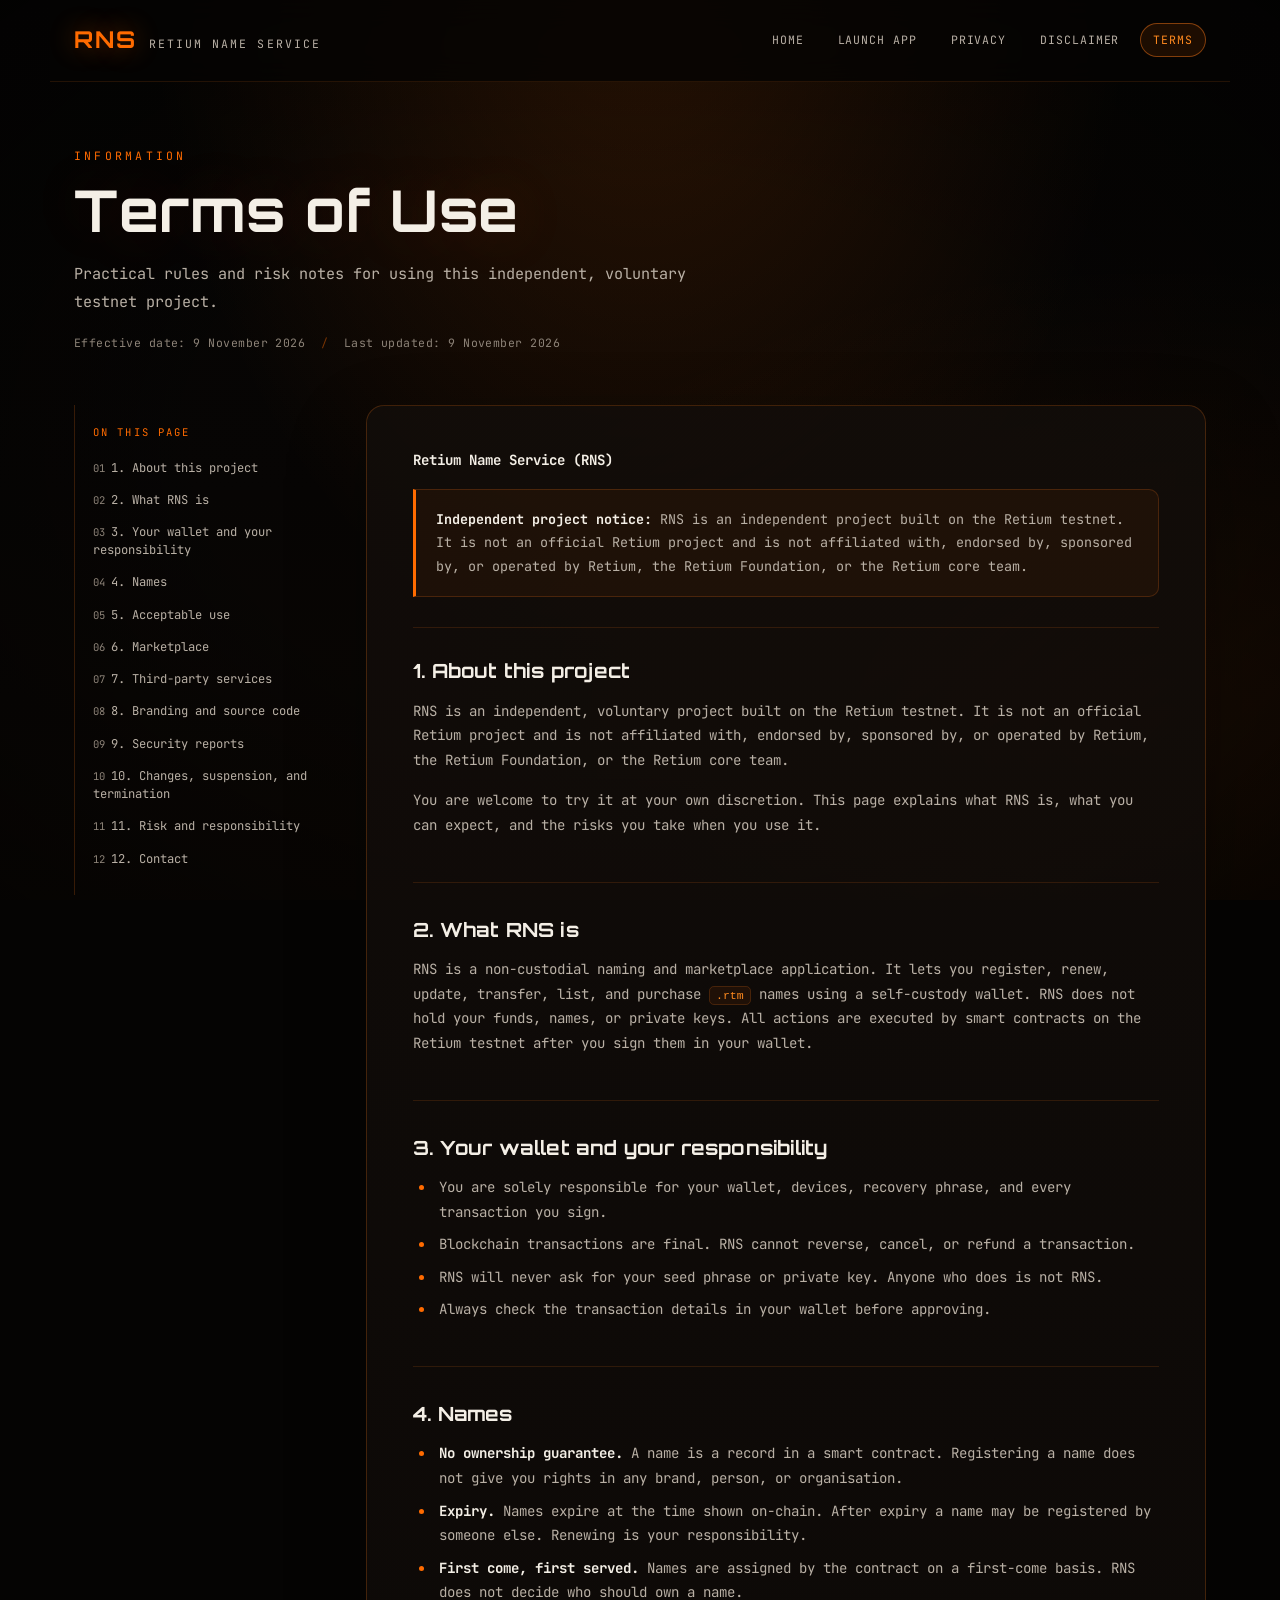
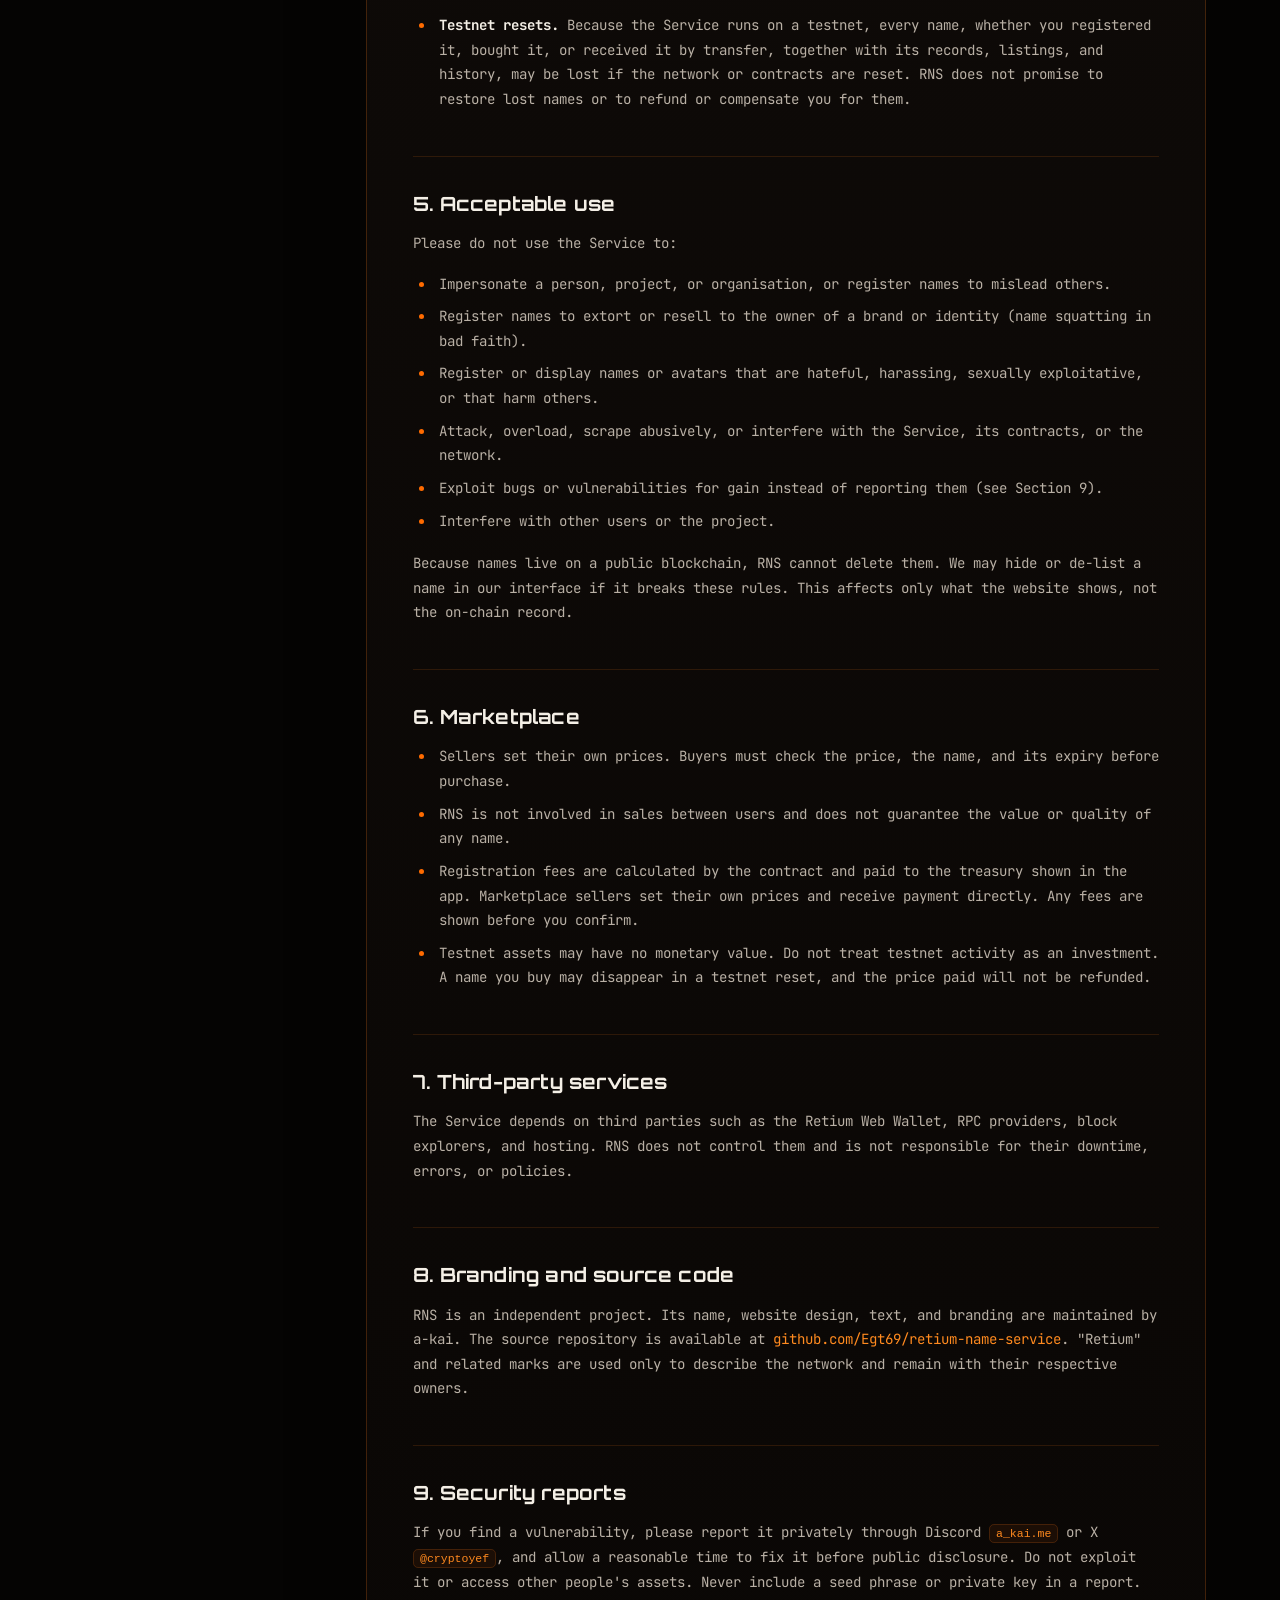
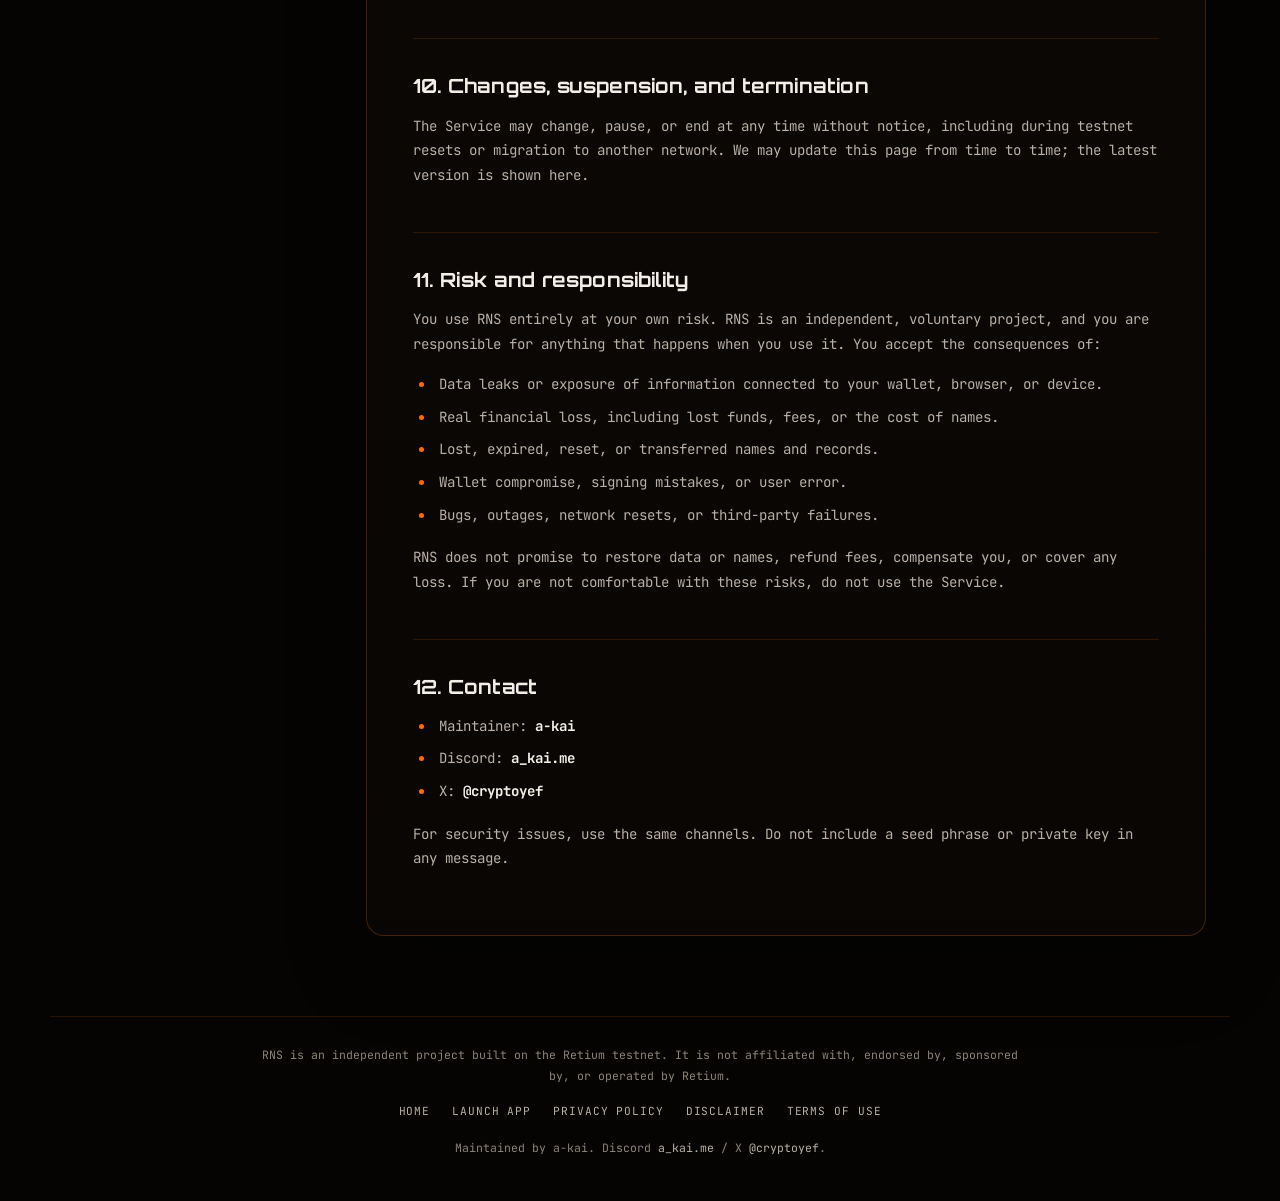
<file: terms.html>
<!DOCTYPE html>
<html lang="en">
<head>
    <meta charset="UTF-8">
    <meta name="viewport" content="width=device-width, initial-scale=1.0">
    <title>Terms of Use | Retium Name Service</title>
    <meta name="description" content="Practical rules and risk notes for using this independent, voluntary testnet project.">
    <meta name="theme-color" content="#050403">
    <link rel="preconnect" href="https://fonts.googleapis.com">
    <link rel="preconnect" href="https://fonts.gstatic.com" crossorigin>
    <link href="https://fonts.googleapis.com/css2?family=JetBrains+Mono:wght@400;500;700&family=Orbitron:wght@500;700&display=swap" rel="stylesheet">
    <link rel="stylesheet" href="legal.css">
</head>
<body class="legal-page">
    <div class="legal-bg" aria-hidden="true"></div>

    <header class="legal-header">
        <a class="legal-brand" href="index.html" aria-label="Retium Name Service home">
            <span class="legal-brand-mark">RNS</span>
            <span class="legal-brand-name">Retium Name Service</span>
        </a>
        <nav class="legal-nav" aria-label="Primary">
            <a href="index.html">Home</a>
            <a href="app.html">Launch App</a>
            <a href="privacy.html">Privacy</a>
            <a href="disclaimer.html">Disclaimer</a>
            <a href="terms.html" class="is-active" aria-current="page">Terms</a>
        </nav>
    </header>

    <main class="legal-main">
        <section class="legal-hero">
            <p class="legal-eyebrow">Information</p>
            <h1>Terms of Use</h1>
            <p class="legal-lede">Practical rules and risk notes for using this independent, voluntary testnet project.</p>
            <p class="legal-updated">Effective date: 9 November 2026 <span aria-hidden="true">/</span> Last updated: 9 November 2026</p>
        </section>

        <div class="legal-layout">
            <aside class="legal-sidebar">
                <nav class="legal-toc" aria-label="On this page">
                    <p class="legal-toc-title">On this page</p>
                    <ol>
                        <li><a href="#1-about-this-project">1. About this project</a></li>
                        <li><a href="#2-what-rns-is">2. What RNS is</a></li>
                        <li><a href="#3-your-wallet-and-your-responsibility">3. Your wallet and your responsibility</a></li>
                        <li><a href="#4-names">4. Names</a></li>
                        <li><a href="#5-acceptable-use">5. Acceptable use</a></li>
                        <li><a href="#6-marketplace">6. Marketplace</a></li>
                        <li><a href="#7-third-party-services">7. Third-party services</a></li>
                        <li><a href="#8-branding-and-source-code">8. Branding and source code</a></li>
                        <li><a href="#9-security-reports">9. Security reports</a></li>
                        <li><a href="#10-changes-suspension-and-termination">10. Changes, suspension, and termination</a></li>
                        <li><a href="#11-risk-and-responsibility">11. Risk and responsibility</a></li>
                        <li><a href="#12-contact">12. Contact</a></li>
                    </ol>
                </nav>
            </aside>
            <article class="legal-content">
                <p><strong>Retium Name Service (RNS)</strong></p>
                <blockquote><p><strong>Independent project notice:</strong> RNS is an independent project built on the Retium testnet. It is not an official Retium project and is not affiliated with, endorsed by, sponsored by, or operated by Retium, the Retium Foundation, or the Retium core team.</p></blockquote>
                <hr>
                <h2 id="1-about-this-project">1. About this project</h2>
                <p>RNS is an independent, voluntary project built on the Retium testnet. It is not an official Retium project and is not affiliated with, endorsed by, sponsored by, or operated by Retium, the Retium Foundation, or the Retium core team.</p>
                <p>You are welcome to try it at your own discretion. This page explains what RNS is, what you can expect, and the risks you take when you use it.</p>
                <h2 id="2-what-rns-is">2. What RNS is</h2>
                <p>RNS is a non-custodial naming and marketplace application. It lets you register, renew, update, transfer, list, and purchase <code>.rtm</code> names using a self-custody wallet. RNS does not hold your funds, names, or private keys. All actions are executed by smart contracts on the Retium testnet after you sign them in your wallet.</p>
                <h2 id="3-your-wallet-and-your-responsibility">3. Your wallet and your responsibility</h2>
                <ul><li>You are solely responsible for your wallet, devices, recovery phrase, and every transaction you sign.</li><li>Blockchain transactions are final. RNS cannot reverse, cancel, or refund a transaction.</li><li>RNS will never ask for your seed phrase or private key. Anyone who does is not RNS.</li><li>Always check the transaction details in your wallet before approving.</li></ul>
                <h2 id="4-names">4. Names</h2>
                <ul><li><strong>No ownership guarantee.</strong> A name is a record in a smart contract. Registering a name does not give you rights in any brand, person, or organisation.</li><li><strong>Expiry.</strong> Names expire at the time shown on-chain. After expiry a name may be registered by someone else. Renewing is your responsibility.</li><li><strong>First come, first served.</strong> Names are assigned by the contract on a first-come basis. RNS does not decide who should own a name.</li><li><strong>Testnet resets.</strong> Because the Service runs on a testnet, every name, whether you registered it, bought it, or received it by transfer, together with its records, listings, and history, may be lost if the network or contracts are reset. RNS does not promise to restore lost names or to refund or compensate you for them.</li></ul>
                <h2 id="5-acceptable-use">5. Acceptable use</h2>
                <p>Please do not use the Service to:</p>
                <ul><li>Impersonate a person, project, or organisation, or register names to mislead others.</li><li>Register names to extort or resell to the owner of a brand or identity (name squatting in bad faith).</li><li>Register or display names or avatars that are hateful, harassing, sexually exploitative, or that harm others.</li><li>Attack, overload, scrape abusively, or interfere with the Service, its contracts, or the network.</li><li>Exploit bugs or vulnerabilities for gain instead of reporting them (see Section 9).</li><li>Interfere with other users or the project.</li></ul>
                <p>Because names live on a public blockchain, RNS cannot delete them. We may hide or de-list a name in our interface if it breaks these rules. This affects only what the website shows, not the on-chain record.</p>
                <h2 id="6-marketplace">6. Marketplace</h2>
                <ul><li>Sellers set their own prices. Buyers must check the price, the name, and its expiry before purchase.</li><li>RNS is not involved in sales between users and does not guarantee the value or quality of any name.</li><li>Registration fees are calculated by the contract and paid to the treasury shown in the app. Marketplace sellers set their own prices and receive payment directly. Any fees are shown before you confirm.</li><li>Testnet assets may have no monetary value. Do not treat testnet activity as an investment. A name you buy may disappear in a testnet reset, and the price paid will not be refunded.</li></ul>
                <h2 id="7-third-party-services">7. Third-party services</h2>
                <p>The Service depends on third parties such as the Retium Web Wallet, RPC providers, block explorers, and hosting. RNS does not control them and is not responsible for their downtime, errors, or policies.</p>
                <h2 id="8-branding-and-source-code">8. Branding and source code</h2>
                <p>RNS is an independent project. Its name, website design, text, and branding are maintained by a-kai. The source repository is available at <a href="https://github.com/Egt69/retium-name-service">github.com/Egt69/retium-name-service</a>. &quot;Retium&quot; and related marks are used only to describe the network and remain with their respective owners.</p>
                <h2 id="9-security-reports">9. Security reports</h2>
                <p>If you find a vulnerability, please report it privately through Discord <code>a_kai.me</code> or X <code>@cryptoyef</code>, and allow a reasonable time to fix it before public disclosure. Do not exploit it or access other people's assets. Never include a seed phrase or private key in a report.</p>
                <h2 id="10-changes-suspension-and-termination">10. Changes, suspension, and termination</h2>
                <p>The Service may change, pause, or end at any time without notice, including during testnet resets or migration to another network. We may update this page from time to time; the latest version is shown here.</p>
                <h2 id="11-risk-and-responsibility">11. Risk and responsibility</h2>
                <p>You use RNS entirely at your own risk. RNS is an independent, voluntary project, and you are responsible for anything that happens when you use it. You accept the consequences of:</p>
                <ul><li>Data leaks or exposure of information connected to your wallet, browser, or device.</li><li>Real financial loss, including lost funds, fees, or the cost of names.</li><li>Lost, expired, reset, or transferred names and records.</li><li>Wallet compromise, signing mistakes, or user error.</li><li>Bugs, outages, network resets, or third-party failures.</li></ul>
                <p>RNS does not promise to restore data or names, refund fees, compensate you, or cover any loss. If you are not comfortable with these risks, do not use the Service.</p>
                <h2 id="12-contact">12. Contact</h2>
                <ul><li>Maintainer: <strong>a-kai</strong></li><li>Discord: <strong>a_kai.me</strong></li><li>X: <strong>@cryptoyef</strong></li></ul>
                <p>For security issues, use the same channels. Do not include a seed phrase or private key in any message.</p>
            </article>
        </div>
    </main>

    <footer class="legal-footer">
        <p>RNS is an independent project built on the Retium testnet. It is not affiliated with, endorsed by, sponsored by, or operated by Retium.</p>
        <nav class="legal-footer-links" aria-label="Footer">
            <a href="index.html">Home</a>
            <a href="app.html">Launch App</a>
            <a href="privacy.html">Privacy Policy</a>
            <a href="disclaimer.html">Disclaimer</a>
            <a href="terms.html">Terms of Use</a>
        </nav>
        <p class="legal-copyright">Maintained by a-kai. Discord <span>a_kai.me</span> / X <span>@cryptoyef</span>.</p>
    </footer>
</body>
</html>
</file>
<file: landing.css>
/* Retium landing page - dark identity network experience */
:root {
    --landing-bg: #050403;
    --landing-text: #f4efe6;
    --landing-muted: #b9b0a5;
    --landing-orange: #ff6b00;
    --landing-orange-bright: #ff8a1f;
    --landing-orange-soft: rgba(255, 107, 0, 0.45);
    --landing-border: rgba(255, 122, 26, 0.24);
    --landing-chip-bg: rgba(13, 9, 7, 0.78);
    --font-mono: 'JetBrains Mono', ui-monospace, SFMono-Regular, Menlo, Consolas, monospace;
    --font-display: 'Orbitron', 'JetBrains Mono', monospace;
}

* {
    box-sizing: border-box;
}

html,
body {
    margin: 0;
    padding: 0;
    max-width: 100%;
    overflow-x: hidden;
}

body.landing {
    position: relative;
    min-height: 100vh;
    min-height: 100svh;
    background: var(--landing-bg);
    color: var(--landing-text);
    font-family: var(--font-mono);
    -webkit-font-smoothing: antialiased;
    text-rendering: optimizeLegibility;
    isolation: isolate;
}

body.landing.is-transitioning {
    cursor: wait;
}

/* --- BACKGROUND --- */
.landing-bg {
    position: fixed;
    inset: 0;
    z-index: 0;
    overflow: hidden;
    pointer-events: none;
}

.landing-bg::before {
    content: '';
    position: absolute;
    inset: 0;
    background:
        radial-gradient(ellipse at 50% 118%, rgba(255, 107, 0, 0.58) 0%, rgba(190, 66, 0, 0.28) 32%, rgba(60, 22, 0, 0.1) 58%, transparent 76%),
        radial-gradient(ellipse at 50% 48%, rgba(255, 107, 0, 0.08) 0%, transparent 62%),
        linear-gradient(180deg, #050403 0%, #070504 42%, #0a0604 72%, #120803 100%);
}

.landing-bg::after {
    content: '';
    position: absolute;
    inset: 0;
    background: radial-gradient(ellipse at center, transparent 42%, rgba(0, 0, 0, 0.55) 100%);
}

.glow {
    position: absolute;
    border-radius: 50%;
    filter: blur(28px);
    opacity: 0.9;
}

.glow--bottom {
    left: 50%;
    bottom: -46vh;
    width: 160vw;
    height: 96vh;
    transform: translateX(-50%);
    background: radial-gradient(ellipse at center, rgba(255, 122, 26, 0.62) 0%, rgba(255, 80, 0, 0.24) 36%, transparent 68%);
}

.glow--center {
    left: 50%;
    top: 50%;
    width: 72vw;
    height: 40vh;
    transform: translate(-50%, -50%);
    background: radial-gradient(ellipse, rgba(255, 107, 0, 0.12) 0%, transparent 70%);
}

.network {
    position: absolute;
    inset: 0;
    width: 100%;
    height: 100%;
    overflow: visible;
}

.net-line,
.ambient-line,
.converge-line {
    vector-effect: non-scaling-stroke;
    fill: none;
}

.net-line {
    stroke: rgba(255, 122, 26, 0.16);
    stroke-width: 1;
}

.ambient-line {
    stroke: rgba(255, 122, 26, 0.07);
    stroke-width: 1;
}

.net-pulse {
    stroke: rgba(255, 150, 60, 0.55);
    stroke-width: 1.4;
    stroke-linecap: round;
    stroke-dasharray: 70 1400;
    vector-effect: non-scaling-stroke;
    animation: line-travel 11s linear infinite;
}

.converge-group {
    opacity: 0;
    transition: opacity 0.45s ease;
}

body.is-transitioning .converge-group {
    opacity: 1;
}

.converge-line {
    stroke: rgba(255, 148, 52, 0.48);
    stroke-width: 1.1;
    stroke-linecap: round;
    stroke-dasharray: 900;
    stroke-dashoffset: 900;
}

body.is-transitioning .converge-line {
    animation: converge-draw 1.5s cubic-bezier(0.33, 1, 0.68, 1) forwards;
}

/* --- FLOATING DOMAIN NAMES --- */
.domain-layer {
    position: absolute;
    inset: 0;
}

.domain-item {
    position: absolute;
    left: var(--x);
    top: var(--y);
    display: flex;
    align-items: center;
    gap: 14px;
    transform: translate(-50%, -50%);
    animation:
        enter-domain 0.9s cubic-bezier(0.16, 0.8, 0.24, 1) var(--delay, 0s) both,
        float-domain var(--dur, 6s) ease-in-out var(--delay, 0s) infinite alternate;
    transition:
        transform 1.45s cubic-bezier(0.33, 1, 0.68, 1),
        opacity 1s ease;
    will-change: transform, opacity;
    --px: 0px;
    --py: 0px;
}

.domain-item.node-end {
    flex-direction: row-reverse;
}

.domain-name {
    display: inline-block;
    padding: 10px 18px;
    border: 1px solid var(--landing-border);
    border-radius: 9px;
    background: linear-gradient(180deg, rgba(22, 15, 11, 0.88) 0%, var(--landing-chip-bg) 100%);
    color: #ded6cb;
    font-size: clamp(0.72rem, 1.02vw, 1rem);
    letter-spacing: 0.045em;
    white-space: nowrap;
    box-shadow:
        inset 0 0 20px rgba(255, 107, 0, 0.035),
        0 6px 22px rgba(0, 0, 0, 0.35);
}

/* Cursor proximity shifts each chip and its node a little. */
.domain-name,
.node {
    translate: var(--px, 0px) var(--py, 0px);
    transition: translate 0.55s cubic-bezier(0.22, 1, 0.36, 1);
}

.domain-name {
    transition:
        translate 0.55s cubic-bezier(0.22, 1, 0.36, 1),
        scale 0.35s cubic-bezier(0.22, 1, 0.36, 1),
        border-color 0.35s ease,
        color 0.35s ease,
        box-shadow 0.35s ease;
}

@media (hover: hover) and (pointer: fine) {
    .domain-item:hover .domain-name {
        border-color: rgba(255, 122, 26, 0.6);
        color: #fff4e8;
        scale: 1.055;
        box-shadow:
            inset 0 0 22px rgba(255, 107, 0, 0.08),
            0 0 26px rgba(255, 107, 0, 0.18),
            0 10px 30px rgba(0, 0, 0, 0.45);
    }

    .domain-item:hover .node {
        box-shadow:
            0 0 12px 3px rgba(255, 160, 70, 0.95),
            0 0 34px 10px rgba(255, 107, 0, 0.4);
    }
}

.node {
    flex: 0 0 auto;
    width: 7px;
    height: 7px;
    border-radius: 50%;
    background: var(--landing-orange-bright);
    box-shadow:
        0 0 8px 2px rgba(255, 122, 26, 0.72),
        0 0 22px 6px rgba(255, 107, 0, 0.22);
    animation: node-pulse 3.4s ease-in-out var(--delay, 0s) infinite;
}

/* Individual placement and drift */
.d1 { --x: 9%; --y: 10%; --dx: 22px; --dy: -15px; --dur: 5.5s; --delay: 0.15s; }
.d2 { --x: 88%; --y: 10%; --dx: -20px; --dy: 16px; --dur: 6.4s; --delay: 0.3s; }
.d3 { --x: 22%; --y: 17.5%; --dx: 19px; --dy: 20px; --dur: 5s; --delay: 0.45s; }
.d4 { --x: 43%; --y: 13%; --dx: -18px; --dy: -20px; --dur: 6.8s; --delay: 0.6s; }
.d5 { --x: 67%; --y: 12%; --dx: 20px; --dy: 14px; --dur: 5.8s; --delay: 0.75s; }
.d6 { --x: 12%; --y: 25.5%; --dx: 16px; --dy: -21px; --dur: 6.2s; --delay: 0.9s; }
.d7 { --x: 37%; --y: 23.5%; --dx: -19px; --dy: 15px; --dur: 4.8s; --delay: 1.05s; }
.d8 { --x: 59.5%; --y: 24%; --dx: 18px; --dy: -18px; --dur: 7s; --delay: 1.2s; }
.d9 { --x: 81%; --y: 23%; --dx: -18px; --dy: 19px; --dur: 5.2s; --delay: 1.35s; }
.d10 { --x: 88%; --y: 30%; --dx: 15px; --dy: 19px; --dur: 6s; --delay: 1.5s; }

/* --- CENTRAL TRANSITION CORE --- */
.core {
    position: absolute;
    left: 50%;
    top: 50%;
    width: 10px;
    height: 10px;
    margin: -5px 0 0 -5px;
    border-radius: 50%;
    background: #ffb45e;
    box-shadow:
        0 0 26px 8px rgba(255, 107, 0, 0.45),
        0 0 80px 22px rgba(255, 80, 0, 0.18);
    opacity: 0.28;
}

body.is-transitioning .core {
    animation: core-bloom 1.5s cubic-bezier(0.33, 1, 0.68, 1) forwards;
}

.light-sweep {
    position: fixed;
    inset: 0;
    z-index: 20;
    opacity: 0;
    pointer-events: none;
    background: #0d0f18;
}

.light-sweep::before {
    content: '';
    position: absolute;
    inset: 0;
    opacity: 0;
    background: radial-gradient(circle at 50% 50%,
        rgba(255, 176, 92, 0.9) 0%,
        rgba(255, 122, 26, 0.55) 26%,
        rgba(255, 90, 0, 0.18) 52%,
        transparent 74%);
}

body.is-transitioning .light-sweep {
    animation: veil-fade 1.7s cubic-bezier(0.4, 0, 0.2, 1) forwards;
}

body.is-transitioning .light-sweep::before {
    animation: glow-bloom 1.5s cubic-bezier(0.33, 1, 0.68, 1) forwards;
}

/* --- HERO CONTENT --- */
.hero {
    position: relative;
    z-index: 2;
    display: flex;
    align-items: center;
    justify-content: center;
    min-height: 100vh;
    min-height: 100svh;
    padding: clamp(190px, 27vh, 300px) 24px clamp(120px, 16vh, 164px);
    transition: opacity 0.8s ease;
}

body.is-transitioning .hero {
    opacity: 0;
    pointer-events: none;
}

.hero-inner {
    width: min(1120px, 100%);
    text-align: center;
}

.hero-title {
    margin: 0;
    font-family: var(--font-mono);
    font-size: clamp(2.2rem, 5.1vw, 4.6rem);
    font-weight: 400;
    line-height: 1.14;
    letter-spacing: 0.005em;
    text-wrap: balance;
    text-shadow: 0 0 32px rgba(255, 255, 255, 0.06);
    opacity: 0;
    transform: translateY(22px);
    animation: reveal 1s cubic-bezier(0.16, 0.8, 0.24, 1) 0.15s forwards;
}

.hero-title .line {
    display: block;
}

.hero-title .accent {
    color: var(--landing-orange);
    text-shadow:
        0 0 26px rgba(255, 107, 0, 0.42),
        0 0 70px rgba(255, 107, 0, 0.18);
}

.hero-divider {
    display: flex;
    align-items: center;
    justify-content: center;
    width: min(430px, 76%);
    margin: clamp(18px, 3.2vh, 30px) auto;
    opacity: 0;
    animation: reveal 0.85s ease 0.42s forwards;
}

.hero-divider::before,
.hero-divider::after {
    content: '';
    flex: 1;
    height: 1px;
}

.hero-divider::before {
    background: linear-gradient(90deg, transparent, rgba(255, 122, 26, 0.55));
}

.hero-divider::after {
    background: linear-gradient(90deg, rgba(255, 122, 26, 0.55), transparent);
}

.hero-divider i {
    width: 8px;
    height: 8px;
    margin: 0 16px;
    background: var(--landing-orange);
    transform: rotate(45deg);
    box-shadow: 0 0 14px rgba(255, 107, 0, 0.7);
}

.hero-subtitle {
    max-width: 700px;
    margin: 0 auto;
    color: var(--landing-muted);
    font-size: clamp(0.82rem, 1.32vw, 1.06rem);
    line-height: 1.75;
    letter-spacing: 0.075em;
    opacity: 0;
    transform: translateY(14px);
    animation: reveal 0.9s ease 0.58s forwards;
}

.cta-row {
    display: flex;
    align-items: center;
    justify-content: center;
    gap: clamp(12px, 3vw, 34px);
    margin-top: clamp(30px, 5vh, 54px);
    opacity: 0;
    transform: translateY(18px);
    animation: reveal 0.9s cubic-bezier(0.16, 0.8, 0.24, 1) 0.78s forwards;
}

.cta-line {
    flex: 0 1 230px;
    min-width: 28px;
    height: 1px;
    background: linear-gradient(90deg, transparent, rgba(255, 122, 26, 0.42));
}

.cta-line:last-child {
    background: linear-gradient(90deg, rgba(255, 122, 26, 0.42), transparent);
}

.cta {
    position: relative;
    display: inline-flex;
    align-items: center;
    justify-content: center;
    gap: 14px;
    padding: 18px 44px;
    min-width: 296px;
    border: 1px solid rgba(255, 186, 104, 0.5);
    border-radius: 999px;
    background: linear-gradient(180deg, #ff9020 0%, #ff6b00 54%, #f45500 100%);
    color: #fff;
    font-family: var(--font-display);
    font-size: clamp(0.75rem, 1.05vw, 0.94rem);
    font-weight: 700;
    letter-spacing: 0.145em;
    text-transform: uppercase;
    text-decoration: none;
    white-space: nowrap;
    cursor: pointer;
    box-shadow:
        0 0 0 1px rgba(255, 107, 0, 0.18),
        0 12px 40px rgba(255, 84, 0, 0.36),
        0 0 60px rgba(255, 107, 0, 0.18),
        inset 0 1px 0 rgba(255, 255, 255, 0.28);
    transition:
        transform 0.25s ease,
        filter 0.25s ease,
        box-shadow 0.25s ease;
}

.cta:hover {
    transform: translateY(-2px);
    filter: brightness(1.07);
    box-shadow:
        0 0 0 1px rgba(255, 140, 40, 0.3),
        0 16px 46px rgba(255, 84, 0, 0.44),
        0 0 80px rgba(255, 107, 0, 0.26),
        inset 0 1px 0 rgba(255, 255, 255, 0.32);
}

.cta:active {
    transform: translateY(0);
}

.cta:focus-visible {
    outline: 2px solid #ffc27a;
    outline-offset: 4px;
}

.cta[aria-busy='true'] {
    pointer-events: none;
    filter: saturate(1.15) brightness(1.05);
}

.cta-arrow {
    display: inline-flex;
    width: 20px;
    height: 20px;
    align-items: center;
    justify-content: center;
}

.cta-arrow svg {
    width: 100%;
    height: 100%;
    stroke: currentColor;
    stroke-width: 2;
    fill: none;
    stroke-linecap: round;
    stroke-linejoin: round;
}

.cta[aria-busy='true'] .cta-arrow {
    animation: arrow-drift 0.9s ease-in-out infinite;
}

/* --- KEYFRAMES --- */
@keyframes reveal {
    to {
        opacity: 1;
        transform: translateY(0);
    }
}

@keyframes enter-domain {
    from {
        opacity: 0;
    }
    to {
        opacity: 1;
    }
}

@keyframes float-domain {
    from {
        translate: 0 0;
    }
    to {
        translate: var(--dx, 10px) var(--dy, -8px);
    }
}

@keyframes node-pulse {
    0%,
    100% {
        opacity: 0.55;
        transform: scale(0.86);
    }
    50% {
        opacity: 1;
        transform: scale(1.22);
    }
}

@keyframes line-travel {
    from {
        stroke-dashoffset: 70;
    }
    to {
        stroke-dashoffset: -1470;
    }
}

@keyframes converge-draw {
    to {
        stroke-dashoffset: 0;
    }
}

@keyframes core-bloom {
    0% {
        opacity: 0.28;
        transform: scale(1);
        box-shadow:
            0 0 26px 8px rgba(255, 107, 0, 0.45),
            0 0 80px 22px rgba(255, 80, 0, 0.18);
    }
    40% {
        opacity: 0.9;
        transform: scale(2.4);
        box-shadow:
            0 0 60px 26px rgba(255, 107, 0, 0.5),
            0 0 140px 52px rgba(255, 80, 0, 0.22);
    }
    100% {
        opacity: 0;
        transform: scale(3.6);
        box-shadow:
            0 0 90px 36px rgba(255, 107, 0, 0.22),
            0 0 180px 70px rgba(255, 80, 0, 0.1);
    }
}

@keyframes veil-fade {
    0% {
        opacity: 0;
    }
    38% {
        opacity: 0.16;
    }
    70% {
        opacity: 0.6;
    }
    92% {
        opacity: 0.97;
    }
    100% {
        opacity: 1;
    }
}

@keyframes glow-bloom {
    0% {
        opacity: 0;
        transform: scale(0.55);
    }
    34% {
        opacity: 0.8;
    }
    100% {
        opacity: 0;
        transform: scale(1.55);
    }
}

@keyframes arrow-drift {
    0%,
    100% {
        transform: translateX(0);
        opacity: 0.75;
    }
    50% {
        transform: translateX(4px);
        opacity: 1;
    }
}

/* --- RESPONSIVE --- */
@media (max-width: 900px) {
    .domain-item:nth-child(4),
    .domain-item:nth-child(6),
    .domain-item:nth-child(8),
    .domain-item:nth-child(10) {
        display: none;
    }

    .domain-name {
        padding: 8px 13px;
        font-size: clamp(0.64rem, 1.6vw, 0.78rem);
    }

    .domain-item {
        gap: 10px;
    }

    .hero {
        padding-top: clamp(160px, 24vh, 230px);
    }
}

@media (max-width: 640px) {
    .domain-item:nth-child(5),
    .domain-item:nth-child(9) {
        display: none;
    }

    .d1 { --x: 14%; --y: 9%; }
    .d2 { --x: 82%; --y: 9%; }
    .d3 { --x: 26%; --y: 16%; }
    .d7 { --x: 62%; --y: 22%; }

    .domain-name {
        font-size: 0.62rem;
        padding: 7px 10px;
        border-radius: 7px;
    }

    .node {
        width: 6px;
        height: 6px;
    }

    .hero {
        padding: 25vh 20px 120px;
    }

    .hero-title {
        font-size: clamp(2rem, 10.2vw, 2.75rem);
        letter-spacing: -0.045em;
    }

    .hero-subtitle {
        font-size: 0.76rem;
        line-height: 1.65;
        letter-spacing: 0.045em;
    }

    .hero-subtitle br {
        display: none;
    }

    .hero-divider {
        margin: 20px auto;
    }

    .cta {
        min-width: 0;
        padding: 15px 26px;
        font-size: 0.66rem;
        letter-spacing: 0.1em;
        gap: 10px;
    }

    .cta-line {
        display: none;
    }

    .cta-arrow {
        width: 17px;
        height: 17px;
    }
}

/* --- REDUCED MOTION --- */
@media (prefers-reduced-motion: reduce) {
    .domain-item,
    .node,
    .net-pulse,
    .hero-title,
    .hero-divider,
    .hero-subtitle,
    .cta-row {
        animation: none !important;
        opacity: 1 !important;
        transform: none !important;
    }

    .domain-item {
        translate: 0 0 !important;
    }

    .domain-name,
    .node {
        translate: 0 0 !important;
        transition: none !important;
    }

    .domain-name {
        scale: 1 !important;
    }

    body.is-transitioning .light-sweep,
    body.is-transitioning .core,
    body.is-transitioning .converge-line,
    .cta[aria-busy='true'] .cta-arrow {
        animation: none !important;
    }

    .hero,
    .domain-item,
    .cta,
    .converge-group {
        transition-duration: 0.001ms !important;
    }
}

/* --- INDEPENDENT PROJECT DISCLAIMER --- */
.project-disclaimer {
    position: fixed;
    left: 0;
    right: 0;
    bottom: 0;
    z-index: 6;
    max-width: none;
    margin: 0;
    padding: 12px 24px calc(12px + env(safe-area-inset-bottom, 0px));
    text-align: center;
    color: var(--landing-muted);
    font-size: 0.7rem;
    line-height: 1.6;
    background: linear-gradient(180deg, rgba(5, 4, 3, 0) 0%, rgba(5, 4, 3, 0.74) 42%, rgba(5, 4, 3, 0.95) 100%);
    opacity: 1;
}

.project-disclaimer p {
    max-width: 860px;
    margin: 0 auto;
}

.project-disclaimer-links {
    display: flex;
    flex-wrap: wrap;
    justify-content: center;
    gap: 6px 14px;
    margin-top: 8px;
}

.project-disclaimer-links a {
    color: var(--landing-orange-bright);
    font-size: 0.68rem;
    letter-spacing: 0.08em;
    text-transform: uppercase;
    text-decoration: none;
}

.project-disclaimer-links a:hover,
.project-disclaimer-links a:focus-visible {
    text-decoration: underline;
}

.project-disclaimer-links span {
    color: rgba(255, 138, 31, 0.45);
}

.project-disclaimer a:hover,
.project-disclaimer a:focus-visible {
    text-decoration: underline;
}

/* Keep the footer compact and give the hero a little more breathing room */
@media (max-height: 720px) {
    .hero {
        padding-top: clamp(170px, 29vh, 200px);
        padding-bottom: 104px;
    }
}

@media (max-height: 620px) {
    .hero-subtitle {
        display: none;
    }

    .hero {
        padding-top: clamp(140px, 24vh, 160px);
        padding-bottom: 92px;
    }
}

@media (max-width: 640px) {
    .project-disclaimer {
        padding: 10px 16px calc(10px + env(safe-area-inset-bottom, 0px));
        font-size: 0.64rem;
        line-height: 1.5;
    }

    .project-disclaimer-links {
        margin-top: 6px;
    }

    .project-disclaimer-links a {
        font-size: 0.64rem;
    }
}

/* Keep the hero and the fixed footer from overlapping on short screens */
@media (max-height: 520px) {
    .hero {
        padding-top: 48px;
        padding-bottom: 72px;
    }

    .domain-layer {
        display: none;
    }

    .hero-subtitle {
        display: none;
    }

    .hero-divider {
        margin: 12px auto;
    }
}
</file>
<file: style.css>
/* ============================================================
   Retium Name Service (RNS) — app theme
   Matches the landing page: black + ember-orange identity.
   Visuals only: no JS, IDs, handlers or contract logic touched.
   ============================================================ */

:root {
    /* --- design tokens --- */
    --bg: #050505;
    --panel: rgba(255, 255, 255, 0.03);
    --panel-solid: #0f0b08;
    --border: rgba(255, 106, 0, 0.18);
    --border-strong: rgba(255, 106, 0, 0.5);
    --accent: #ff6a00;
    --accent-grad: linear-gradient(180deg, #ff8a1f, #ff5a00);
    --glow: 0 0 30px rgba(255, 106, 0, 0.45);
    --text: #f3ede6;
    --muted: #a89f97;
    --danger: #ff4d4d;
    --success: #ff8a1f;
    --warning: #ffb066;

    /* --- type --- */
    --font-mono: 'JetBrains Mono', ui-monospace, SFMono-Regular, Menlo, Consolas, monospace;
    --font-display: 'Orbitron', 'JetBrains Mono', monospace;

    /* --- compatibility aliases (app.js sets an inline color with --error-color) --- */
    --error-color: var(--danger);
    --success-color: var(--success);
    --warning-color: var(--warning);
    --info-color: var(--muted);
}

* {
    box-sizing: border-box;
}

[hidden] {
    display: none !important;
}

html {
    color-scheme: dark;
}

html,
body {
    margin: 0;
    padding: 0;
    max-width: 100%;
    overflow-x: hidden;
}

body {
    position: relative;
    min-height: 100vh;
    background-color: var(--bg);
    background-image:
        radial-gradient(ellipse at 50% 100%, rgba(255, 106, 0, 0.28), transparent 60%),
        radial-gradient(ellipse at 50% 0%, rgba(255, 106, 0, 0.06), transparent 55%);
    background-repeat: no-repeat;
    background-attachment: fixed;
    color: var(--text);
    font-family: var(--font-mono);
    font-size: 15px;
    line-height: 1.6;
    padding: 24px;
    -webkit-font-smoothing: antialiased;
    text-rendering: optimizeLegibility;
    isolation: isolate;
}

body::before {
    content: '';
    position: fixed;
    inset: 0;
    z-index: 0;
    pointer-events: none;
    background: radial-gradient(ellipse at center, transparent 48%, rgba(0, 0, 0, 0.55) 100%);
}

/* Inherit the page font everywhere (buttons, inputs, selects, textareas) */
button,
input,
select,
textarea {
    font-family: inherit;
    font-size: inherit;
}

/* ============================================================
   LAYOUT
   ============================================================ */

.app-container {
    position: relative;
    z-index: 1;
    max-width: 900px;
    margin: 0 auto;
}

/* ============================================================
   HEADER / WORDMARK / WALLET BADGE
   ============================================================ */

.app-header {
    display: flex;
    justify-content: space-between;
    align-items: center;
    gap: 20px;
    background: var(--panel);
    border: 1px solid var(--border);
    border-radius: 14px;
    padding: 20px 24px;
    margin-bottom: 18px;
    backdrop-filter: blur(6px);
    -webkit-backdrop-filter: blur(6px);
}

.logo-area h1 {
    margin: 0;
    font-family: var(--font-display);
    font-size: 1.55rem;
    font-weight: 700;
    line-height: 1.1;
    letter-spacing: 0.16em;
    color: var(--text);
    text-shadow: 0 0 24px rgba(255, 106, 0, 0.22);
}

.logo-area span {
    display: block;
    margin-top: 6px;
    font-family: var(--font-mono);
    font-size: 11px;
    font-weight: 400;
    letter-spacing: 0.14em;
    text-transform: uppercase;
    color: var(--muted);
}

.wallet-area {
    display: flex;
    align-items: center;
    justify-content: flex-end;
    gap: 10px;
    flex-wrap: wrap;
}

.wallet-badge {
    display: inline-flex;
    align-items: center;
    gap: 8px;
    background: rgba(10, 7, 5, 0.75);
    border: 1px solid var(--border);
    border-radius: 999px;
    padding: 8px 14px;
    font-size: 12px;
    letter-spacing: 0.04em;
    color: var(--muted);
    white-space: nowrap;
    transition: color 0.2s ease, border-color 0.2s ease;
}

.wallet-badge::before {
    content: '';
    flex: 0 0 auto;
    width: 7px;
    height: 7px;
    border-radius: 50%;
    background: var(--muted);
    box-shadow: 0 0 8px rgba(168, 159, 151, 0.4);
}

/* When the connect button becomes disabled the wallet is connected:
   turn the status dot orange (CSS-only state detection). */
.wallet-area:has(#connectBtn:disabled) .wallet-badge {
    color: var(--text);
    border-color: var(--border-strong);
}

.wallet-area:has(#connectBtn:disabled) .wallet-badge::before {
    background: var(--accent);
    box-shadow: 0 0 10px rgba(255, 106, 0, 0.85);
}

/* Keep the header wallet buttons compact */
.wallet-area .btn-primary {
    width: auto;
    min-width: 170px;
    padding: 12px 22px;
}

.wallet-area .btn-secondary {
    width: auto;
    min-width: 130px;
    padding: 12px 20px;
}

/* Connected state: visible, but not clickable */
#connectBtn:disabled {
    opacity: 1 !important;
    cursor: default;
    color: var(--accent);
    background: var(--panel);
    border-color: var(--border-strong);
    box-shadow: none;
    transform: none;
    filter: none;
}

/* ============================================================
   TABS
   ============================================================ */

.nav-tabs {
    display: flex;
    gap: 10px;
    margin-bottom: 18px;
}

.tab-btn {
    flex: 1;
    min-width: 0;
    padding: 12px 14px;
    background: transparent;
    border: 1px solid var(--border);
    border-radius: 999px;
    color: var(--muted);
    font-family: var(--font-display);
    font-size: 0.7rem;
    font-weight: 600;
    letter-spacing: 0.08em;
    text-transform: uppercase;
    cursor: pointer;
    transition: background 0.2s ease, border-color 0.2s ease, color 0.2s ease,
        box-shadow 0.2s ease, transform 0.2s ease;
}

.tab-btn:hover {
    color: var(--text);
    border-color: var(--border-strong);
    background: rgba(255, 106, 0, 0.06);
}

.tab-btn.active {
    color: #fff;
    background: var(--accent-grad);
    border-color: rgba(255, 170, 90, 0.5);
    box-shadow: var(--glow);
}

.tab-btn.active:hover {
    color: #fff;
    background: var(--accent-grad);
    border-color: rgba(255, 170, 90, 0.65);
    box-shadow: 0 0 40px rgba(255, 106, 0, 0.6);
    transform: translateY(-1px);
}

/* ============================================================
   PANELS / TAB CONTENT
   ============================================================ */

.tab-pane {
    display: none;
    background: var(--panel);
    border: 1px solid var(--border);
    border-radius: 14px;
    padding: 30px;
    backdrop-filter: blur(6px);
    -webkit-backdrop-filter: blur(6px);
}

.tab-pane.active {
    display: block;
    animation: pane-in 0.2s ease-out both;
}

/* Register tab already lives inside the tab panel; avoid double frames */
.card-box {
    background: transparent;
    border: 0;
    border-radius: 0;
    padding: 0;
}

.tab-pane h2,
.card-box h2 {
    display: flex;
    align-items: center;
    gap: 10px;
    margin: 0 0 24px;
    font-family: var(--font-display);
    font-size: 0.92rem;
    font-weight: 600;
    letter-spacing: 0.1em;
    text-transform: uppercase;
    color: var(--text);
}

.tab-pane h2::before,
.card-box h2::before {
    content: '◆';
    flex: 0 0 auto;
    font-size: 0.55rem;
    color: var(--accent);
    text-shadow: 0 0 12px rgba(255, 106, 0, 0.8);
}

/* ============================================================
   FORMS
   ============================================================ */

.form-group {
    margin-bottom: 20px;
}

.form-group label {
    display: block;
    margin-bottom: 8px;
    font-family: var(--font-mono);
    font-size: 12px;
    font-weight: 500;
    letter-spacing: 0.12em;
    text-transform: uppercase;
    color: var(--muted);
}

.input-inline {
    display: flex;
    align-items: stretch;
    gap: 10px;
}

input[type="text"],
input[type="number"],
input[type="search"],
textarea,
select {
    background: #0a0705;
    border: 1px solid var(--border);
    border-radius: 12px;
    color: var(--text);
    padding: 12px 16px;
    font-family: var(--font-mono);
    font-size: 0.92rem;
    outline: none;
    transition: border-color 0.2s ease, box-shadow 0.2s ease, background 0.2s ease;
}

input[type="text"],
input[type="number"],
input[type="search"],
textarea {
    width: 100%;
    min-width: 0;
}

select {
    width: auto;
    max-width: 100%;
    cursor: pointer;
}

#regDuration,
#renewDuration {
    width: 250px;
}

input::placeholder,
textarea::placeholder {
    color: rgba(168, 159, 151, 0.55);
}

input[type="text"]:focus,
input[type="number"]:focus,
input[type="search"]:focus,
textarea:focus,
select:focus {
    border-color: var(--accent);
    background: #0d0805;
    box-shadow: 0 0 0 3px rgba(255, 106, 0, 0.2);
}

/* Suffix ".rtm" chip */
#regExt.ext-fixed {
    flex: 0 0 auto;
    width: 96px;
    padding: 12px 8px;
    text-align: center;
    text-align-last: center;
    color: var(--accent);
    font-weight: 700;
    letter-spacing: 0.04em;
    background: rgba(255, 106, 0, 0.07);
    border-color: var(--border);
    pointer-events: none;
    appearance: none;
    -webkit-appearance: none;
    -moz-appearance: none;
}

/* Native select option list (platform-rendered, themed as far as possible) */
select option {
    background: #0a0705;
    color: var(--text);
}

select option:checked,
select option:hover {
    background: rgba(255, 106, 0, 0.12);
    color: var(--accent);
}

.price-preview {
    display: flex;
    align-items: baseline;
    gap: 8px;
    flex-wrap: wrap;
    margin: 24px 0 20px;
    font-size: 12px;
    letter-spacing: 0.04em;
    color: var(--accent);
}

.price-preview span {
    color: var(--accent);
    font-size: 1rem;
    font-weight: 700;
    text-shadow: 0 0 16px rgba(255, 106, 0, 0.35);
}

.hint {
    display: block;
    margin-top: 6px;
    font-size: 12px;
    color: var(--muted);
}

/* Availability / validation status */
.form-status {
    margin-top: 8px;
    min-height: 1.2em;
    font-size: 12px;
    font-weight: 500;
    letter-spacing: 0.02em;
}

.form-status.is-checking {
    color: var(--muted);
}

.form-status.is-success {
    color: var(--success);
    text-shadow: 0 0 14px rgba(255, 138, 31, 0.35);
}

.form-status.is-error {
    color: var(--danger);
}

.form-status.is-warning {
    color: var(--warning);
}

.form-status.is-info {
    color: var(--muted);
}

/* ============================================================
   BUTTONS
   ============================================================ */

button {
    font-family: var(--font-display);
    font-weight: 600;
    letter-spacing: 0.08em;
    text-transform: uppercase;
    cursor: pointer;
    -webkit-tap-highlight-color: transparent;
}

/* --- primary: Connect Wallet, Register Domain, Buy, Confirm --- */
.btn-primary,
.btn-action {
    display: inline-flex;
    align-items: center;
    justify-content: center;
    gap: 8px;
    padding: 13px 26px;
    border: 1px solid rgba(255, 170, 90, 0.5);
    border-radius: 999px;
    background: var(--accent-grad);
    color: #fff;
    font-size: 0.75rem;
    letter-spacing: 0.08em;
    box-shadow: var(--glow), inset 0 1px 0 rgba(255, 255, 255, 0.22);
    transition: transform 0.2s ease, box-shadow 0.2s ease, filter 0.2s ease,
        opacity 0.2s ease, border-color 0.2s ease;
}

.btn-primary:hover,
.btn-action:hover {
    transform: translateY(-1px);
    filter: brightness(1.06);
    box-shadow: 0 0 42px rgba(255, 106, 0, 0.65), 0 10px 26px rgba(0, 0, 0, 0.4),
        inset 0 1px 0 rgba(255, 255, 255, 0.26);
}

.btn-primary:active,
.btn-action:active {
    transform: translateY(0) scale(0.99);
    box-shadow: 0 0 18px rgba(255, 106, 0, 0.4), inset 0 1px 0 rgba(255, 255, 255, 0.2);
}

.btn-action {
    width: 100%;
}

/* --- secondary: Cancel, Back, Renew, Transfer, Edit --- */
.btn-secondary {
    display: inline-flex;
    align-items: center;
    justify-content: center;
    gap: 8px;
    padding: 13px 24px;
    border: 1px solid var(--border);
    border-radius: 999px;
    background: transparent;
    color: var(--text);
    font-size: 0.72rem;
    letter-spacing: 0.08em;
    transition: border-color 0.2s ease, box-shadow 0.2s ease, color 0.2s ease,
        background 0.2s ease, transform 0.2s ease;
}

.btn-secondary:hover {
    border-color: var(--accent);
    color: var(--accent);
    background: rgba(255, 106, 0, 0.05);
    box-shadow: 0 0 20px rgba(255, 106, 0, 0.18);
    transform: translateY(-1px);
}

.btn-secondary:active {
    transform: translateY(0);
}

/* --- danger: Delete, Burn, Unlist --- */
.btn-danger {
    display: inline-flex;
    align-items: center;
    justify-content: center;
    gap: 8px;
    padding: 13px 24px;
    border: 1px solid rgba(255, 77, 77, 0.55);
    border-radius: 999px;
    background: transparent;
    color: var(--danger);
    font-size: 0.72rem;
    letter-spacing: 0.08em;
    transition: border-color 0.2s ease, box-shadow 0.2s ease, color 0.2s ease,
        background 0.2s ease, transform 0.2s ease;
}

.btn-danger:hover {
    border-color: var(--danger);
    color: var(--danger);
    background: rgba(255, 77, 77, 0.08);
    box-shadow: 0 0 20px rgba(255, 77, 77, 0.25);
    transform: translateY(-1px);
}

.btn-danger:active {
    transform: translateY(0);
}

/* --- small / ghost: Copy, List, table & domain-card buttons --- */
.btn-sm {
    display: inline-flex;
    align-items: center;
    justify-content: center;
    gap: 6px;
    padding: 6px 14px;
    border: 1px solid var(--border);
    border-radius: 999px;
    background: transparent;
    color: var(--text);
    font-size: 11px;
    font-weight: 600;
    line-height: 1.4;
    letter-spacing: 0.08em;
    transition: background 0.2s ease, border-color 0.2s ease, color 0.2s ease,
        box-shadow 0.2s ease, transform 0.2s ease;
}

.btn-sm:hover {
    border-color: var(--accent);
    color: var(--accent);
    box-shadow: 0 0 14px rgba(255, 106, 0, 0.18);
    transform: translateY(-1px);
}

.btn-sm:active {
    transform: translateY(0);
}

.btn-sell {
    color: #fff;
    background: var(--accent-grad);
    border-color: rgba(255, 170, 90, 0.5);
    box-shadow: 0 0 16px rgba(255, 106, 0, 0.32);
}

.btn-sell:hover {
    color: #fff;
    filter: brightness(1.06);
    box-shadow: 0 0 24px rgba(255, 106, 0, 0.48);
}

.btn-transfer {
    border-color: var(--border);
    color: var(--text);
}

.btn-transfer:hover {
    border-color: var(--accent);
    color: var(--accent);
}

.btn-sm.btn-danger {
    padding: 6px 14px;
    font-size: 11px;
    border-color: rgba(255, 77, 77, 0.55);
    background: transparent;
    color: var(--danger);
    box-shadow: none;
}

.btn-sm.btn-danger:hover {
    border-color: var(--danger);
    background: rgba(255, 77, 77, 0.08);
    color: var(--danger);
    box-shadow: 0 0 14px rgba(255, 77, 77, 0.2);
}

.btn-block {
    width: 100%;
}

/* --- disabled --- */
button:disabled {
    opacity: 0.4 !important;
    cursor: not-allowed;
    box-shadow: none !important;
    filter: none !important;
    transform: none !important;
}

/* --- loading hook (used when a button carries .is-loading / aria-busy) --- */
.btn-primary.is-loading,
.btn-action.is-loading,
.btn-secondary.is-loading,
.btn-danger.is-loading,
.btn-sm.is-loading,
[aria-busy="true"] {
    pointer-events: none;
    opacity: 1 !important;
}

.btn-primary.is-loading::before,
.btn-action.is-loading::before,
.btn-secondary.is-loading::before,
.btn-danger.is-loading::before,
.btn-sm.is-loading::before,
[aria-busy="true"]::before {
    content: '';
    flex: 0 0 auto;
    width: 12px;
    height: 12px;
    border: 2px solid rgba(255, 255, 255, 0.35);
    border-top-color: #fff;
    border-radius: 50%;
    animation: spin 0.7s linear infinite;
}

.btn-secondary.is-loading::before,
.btn-danger.is-loading::before,
.btn-sm.is-loading::before {
    border-color: rgba(255, 106, 0, 0.3);
    border-top-color: var(--accent);
}

/* --- icon button hook (X / refresh) --- */
.icon-btn {
    display: inline-flex;
    align-items: center;
    justify-content: center;
    width: 36px;
    height: 36px;
    padding: 0;
    border: 1px solid var(--border);
    border-radius: 50%;
    background: transparent;
    color: var(--muted);
    line-height: 1;
    transition: border-color 0.2s ease, color 0.2s ease, box-shadow 0.2s ease;
}

.icon-btn:hover {
    border-color: var(--accent);
    color: var(--accent);
    box-shadow: 0 0 14px rgba(255, 106, 0, 0.18);
}

/* --- accessibility --- */
button:focus-visible,
a:focus-visible,
input:focus-visible,
select:focus-visible,
textarea:focus-visible,
.tab-btn:focus-visible {
    outline: 2px solid var(--accent);
    outline-offset: 2px;
}

/* ============================================================
   TOASTS
   ============================================================ */

.toast-container {
    position: fixed;
    top: 20px;
    right: 20px;
    z-index: 2000;
    display: flex;
    flex-direction: column;
    gap: 10px;
    width: calc(100% - 40px);
    max-width: 380px;
    pointer-events: none;
}

.toast {
    pointer-events: auto;
    background: var(--panel-solid);
    border: 1px solid var(--border);
    border-left: 3px solid var(--muted);
    border-radius: 12px;
    padding: 14px 16px;
    color: var(--text);
    font-family: var(--font-mono);
    font-size: 13px;
    line-height: 1.5;
    letter-spacing: 0.01em;
    white-space: pre-line;
    word-break: break-word;
    box-shadow: 0 14px 40px rgba(0, 0, 0, 0.5), 0 0 24px rgba(255, 106, 0, 0.08);
    opacity: 0;
    transform: translateX(16px);
    transition: opacity 0.2s ease, transform 0.2s ease;
}

.toast.is-visible {
    opacity: 1;
    transform: translateX(0);
}

.toast.is-success {
    border-left-color: var(--success);
}

.toast.is-error {
    border-left-color: var(--danger);
}

.toast.is-warning {
    border-left-color: var(--warning);
}

.toast.is-info {
    border-left-color: var(--muted);
}

/* ============================================================
   DOMAIN CARDS / EMPTY STATES
   ============================================================ */

.grid-container {
    display: grid;
    grid-template-columns: repeat(auto-fill, minmax(250px, 1fr));
    gap: 16px;
}

.grid-container > .empty-msg {
    grid-column: 1 / -1;
}

/* Load-more control for the paginated v3 indexes. */
.pagination-bar {
    display: flex;
    justify-content: center;
    margin-top: 20px;
}

.pagination-bar:empty {
    display: none;
}

.pagination-bar .btn-secondary {
    padding: 10px 24px;
    font-size: 0.7rem;
}

.domain-card {
    display: flex;
    flex-direction: column;
    gap: 10px;
    padding: 20px;
    background: var(--panel);
    border: 1px solid var(--border);
    border-radius: 14px;
    backdrop-filter: blur(6px);
    -webkit-backdrop-filter: blur(6px);
    transition: border-color 0.2s ease, box-shadow 0.2s ease, transform 0.2s ease;
}

.domain-card:hover {
    border-color: var(--border-strong);
    box-shadow: 0 0 26px rgba(255, 106, 0, 0.12);
    transform: translateY(-2px);
}

.domain-card h3 {
    margin: 0;
    font-family: var(--font-display);
    font-size: 0.92rem;
    font-weight: 600;
    letter-spacing: 0.05em;
    color: var(--accent);
    text-shadow: 0 0 18px rgba(255, 106, 0, 0.25);
    word-break: break-word;
}

.domain-card p {
    margin: 0;
    font-size: 12.5px;
    color: var(--muted);
}

/* Status / expiry pills in My Domains (content is plain text from app.js) */
#mydomainsList .domain-card > p:first-of-type:not(:has(span)),
#mydomainsList .domain-card > p:nth-of-type(2) {
    align-self: flex-start;
    padding: 2px 9px;
    border: 1px solid var(--border);
    border-radius: 999px;
    background: rgba(255, 106, 0, 0.07);
    color: var(--muted);
    font-size: 10.5px;
    font-weight: 600;
    letter-spacing: 0.03em;
}

#mydomainsList .domain-card > p:first-of-type:not(:has(span)) {
    border-color: rgba(255, 106, 0, 0.35);
    background: rgba(255, 106, 0, 0.1);
    color: var(--accent);
}

.price-tag {
    color: var(--success) !important;
}

.price-tag strong {
    color: var(--accent);
    font-weight: 700;
}

/* "Listed" pill (span styled inline by app.js with --error-color) */
.domain-card p span[style] {
    display: inline-flex;
    align-items: center;
    margin-left: 2px;
    padding: 2px 9px;
    border: 1px solid rgba(255, 138, 31, 0.45);
    border-radius: 999px;
    background: rgba(255, 138, 31, 0.1);
    color: var(--success) !important;
    font-size: 10.5px;
    font-weight: 600;
    letter-spacing: 0.03em;
}

.card-actions {
    display: flex;
    flex-wrap: wrap;
    gap: 8px;
    margin-top: auto;
    padding-top: 10px;
}

.empty-msg {
    margin: 0;
    padding: 28px 16px;
    color: var(--muted);
    font-style: normal;
    font-size: 13px;
    letter-spacing: 0.02em;
    text-align: center;
}

.empty-msg::before {
    content: '◆';
    display: block;
    margin-bottom: 10px;
    color: var(--accent);
    font-size: 14px;
    text-shadow: 0 0 18px rgba(255, 106, 0, 0.8);
}

/* ============================================================
   HISTORY TABLE
   ============================================================ */

.table-responsive {
    overflow-x: auto;
    scrollbar-width: thin;
    scrollbar-color: rgba(255, 106, 0, 0.4) transparent;
}

.history-table {
    width: 100%;
    border-collapse: collapse;
    text-align: left;
    font-size: 12.5px;
}

.history-table th,
.history-table td {
    padding: 12px 14px;
    border-bottom: 1px solid var(--border);
}

.history-table th {
    color: var(--muted);
    font-family: var(--font-mono);
    font-size: 10.5px;
    font-weight: 500;
    letter-spacing: 0.1em;
    text-transform: uppercase;
    white-space: nowrap;
}

.history-table td {
    color: var(--text);
}

.history-table td strong {
    color: var(--accent);
    font-weight: 600;
}

.history-table tbody tr {
    transition: background 0.2s ease;
}

.history-table tbody tr:hover {
    background: rgba(255, 106, 0, 0.05);
}

.history-table tbody tr:last-child td {
    border-bottom: 0;
}

.badge-action {
    display: inline-flex;
    align-items: center;
    padding: 3px 10px;
    border: 1px solid rgba(255, 106, 0, 0.3);
    border-radius: 999px;
    background: rgba(255, 106, 0, 0.12);
    color: var(--accent);
    font-size: 10.5px;
    font-weight: 600;
    letter-spacing: 0.05em;
    text-transform: uppercase;
    white-space: nowrap;
}

.status-success {
    display: inline-flex;
    align-items: center;
    padding: 3px 10px;
    border: 1px solid rgba(255, 138, 31, 0.4);
    border-radius: 999px;
    background: rgba(255, 138, 31, 0.1);
    color: var(--success);
    font-size: 10.5px;
    font-weight: 600;
    letter-spacing: 0.05em;
    text-transform: uppercase;
    white-space: nowrap;
}

/* ============================================================
   MODALS / OVERLAYS
   ============================================================ */

.modal-overlay {
    position: fixed;
    inset: 0;
    z-index: 1000;
    display: flex;
    align-items: center;
    justify-content: center;
    padding: 24px;
    background: rgba(0, 0, 0, 0.75);
    backdrop-filter: blur(6px);
    -webkit-backdrop-filter: blur(6px);
}

.modal-box {
    position: relative;
    width: 100%;
    max-width: 460px;
    max-height: calc(100vh - 48px);
    overflow-y: auto;
    padding: 28px;
    background: var(--panel-solid);
    border: 1px solid var(--border-strong);
    border-radius: 18px;
    box-shadow: 0 0 60px rgba(255, 106, 0, 0.18), 0 24px 70px rgba(0, 0, 0, 0.6);
    animation: modal-in 0.2s ease-out both;
    scrollbar-width: thin;
    scrollbar-color: rgba(255, 106, 0, 0.4) transparent;
}

.modal-box h3 {
    position: relative;
    margin: 0 0 22px;
    padding-bottom: 16px;
    font-family: var(--font-display);
    font-size: 1rem;
    font-weight: 600;
    letter-spacing: 0.08em;
    text-transform: uppercase;
    color: var(--text);
}

/* thin divider + centered orange diamond */
.modal-box h3::before {
    content: '';
    position: absolute;
    left: 0;
    right: 0;
    bottom: 8px;
    height: 1px;
    background: linear-gradient(90deg, transparent, rgba(255, 106, 0, 0.5), transparent);
}

.modal-box h3::after {
    content: '◆';
    position: absolute;
    left: 50%;
    bottom: 3px;
    transform: translateX(-50%);
    padding: 0 8px;
    background: var(--panel-solid);
    color: var(--accent);
    font-size: 8px;
    line-height: 1;
    text-shadow: 0 0 10px rgba(255, 106, 0, 0.8);
}

.modal-subtitle {
    margin: 0 0 20px;
    font-family: var(--font-mono);
    font-size: 12.5px;
    line-height: 1.6;
    color: var(--muted);
    word-break: break-word;
}

#modalDomainLabel,
#transferDomainLabel,
#renewDomainLabel {
    color: var(--accent);
    font-size: 13px;
    font-weight: 500;
}

.modal-actions {
    display: flex;
    justify-content: flex-end;
    gap: 10px;
    margin-top: 24px;
}

.modal-actions button {
    flex: 0 0 auto;
    min-width: 120px;
}

/* ============================================================
   SCROLLBARS
   ============================================================ */

::-webkit-scrollbar {
    width: 6px;
    height: 6px;
}

::-webkit-scrollbar-track {
    background: transparent;
}

::-webkit-scrollbar-thumb {
    background: rgba(255, 106, 0, 0.4);
    border-radius: 999px;
}

::-webkit-scrollbar-thumb:hover {
    background: rgba(255, 106, 0, 0.6);
}

/* ============================================================
   ANIMATIONS
   ============================================================ */

@keyframes modal-in {
    from {
        opacity: 0;
        transform: translateY(8px);
    }
    to {
        opacity: 1;
        transform: translateY(0);
    }
}

@keyframes pane-in {
    from {
        opacity: 0;
        transform: translateY(6px);
    }
    to {
        opacity: 1;
        transform: translateY(0);
    }
}

@keyframes spin {
    to {
        transform: rotate(360deg);
    }
}

/* ============================================================
   RESPONSIVE
   ============================================================ */

@media (max-width: 720px) {
    body {
        padding: 16px;
    }

    .app-header {
        flex-direction: column;
        align-items: stretch;
        gap: 16px;
        padding: 18px;
    }

    .wallet-area {
        justify-content: space-between;
    }

    .wallet-area .btn-primary {
        flex: 1 1 auto;
        min-width: 0;
    }

    .wallet-area .btn-secondary {
        flex: 0 0 auto;
    }

    .nav-tabs {
        display: grid;
        grid-template-columns: 1fr 1fr;
    }

    .tab-btn {
        width: 100%;
    }

    .tab-pane {
        padding: 22px;
    }

    .toast-container {
        top: 14px;
        right: 14px;
        width: calc(100% - 28px);
    }
}

@media (max-width: 480px) {
    body {
        padding: 12px;
        font-size: 14px;
    }

    .logo-area h1 {
        font-size: 1.35rem;
    }

    .wallet-area {
        flex-direction: column;
        align-items: stretch;
    }

    .wallet-badge,
    .wallet-area .btn-primary,
    .wallet-area .btn-secondary {
        width: 100%;
        justify-content: center;
    }

    .nav-tabs {
        grid-template-columns: 1fr;
        gap: 8px;
    }

    .tab-pane {
        padding: 18px;
        border-radius: 14px;
    }

    .tab-pane h2,
    .card-box h2 {
        font-size: 0.82rem;
        letter-spacing: 0.08em;
    }

    #regExt.ext-fixed {
        width: 80px;
        padding: 12px 6px;
    }

    #regDuration,
    #renewDuration {
        width: 100%;
    }

    .modal-overlay {
        padding: 14px;
    }

    .modal-box {
        padding: 22px;
        border-radius: 16px;
        max-height: calc(100vh - 28px);
    }

    .modal-actions {
        flex-direction: column;
        gap: 8px;
    }

    .modal-actions button {
        width: 100%;
        min-width: 0;
    }

    .toast-container {
        top: 10px;
        right: 10px;
        width: calc(100% - 20px);
    }

    .history-table th,
    .history-table td {
        padding: 10px 12px;
    }
}

/* ============================================================
   REDUCED MOTION
   ============================================================ */

@media (prefers-reduced-motion: reduce) {
    *,
    *::before,
    *::after {
        animation-duration: 0.001ms !important;
        animation-iteration-count: 1 !important;
        transition-duration: 0.001ms !important;
    }
}
</file>
<file: legal.css>
/* ============================================================
   Retium Name Service - legal pages
   Shared styles for privacy.html and disclaimer.html
   ============================================================ */

:root {
    --bg: #050403;
    --text: #f4efe6;
    --muted: #b9b0a5;
    --soft: #8d8378;
    --orange: #ff6b00;
    --orange-bright: #ff8a1f;
    --orange-soft: rgba(255, 107, 0, 0.45);
    --border: rgba(255, 122, 26, 0.22);
    --border-strong: rgba(255, 122, 26, 0.45);
    --panel: rgba(13, 9, 7, 0.78);
    --panel-soft: rgba(255, 255, 255, 0.028);
    --font-mono: 'JetBrains Mono', ui-monospace, SFMono-Regular, Menlo, Consolas, monospace;
    --font-display: 'Orbitron', 'JetBrains Mono', monospace;
}

* {
    box-sizing: border-box;
}

html {
    color-scheme: dark;
    scroll-behavior: smooth;
}

html,
body {
    margin: 0;
    padding: 0;
    max-width: 100%;
    overflow-x: hidden;
}

body.legal-page {
    position: relative;
    min-height: 100vh;
    background: var(--bg);
    color: var(--text);
    font-family: var(--font-mono);
    font-size: 15px;
    line-height: 1.75;
    -webkit-font-smoothing: antialiased;
    text-rendering: optimizeLegibility;
    isolation: isolate;
}

.legal-bg {
    position: fixed;
    inset: 0;
    z-index: -1;
    pointer-events: none;
    background:
        radial-gradient(ellipse at 50% -10%, rgba(255, 107, 0, 0.16) 0%, transparent 55%),
        radial-gradient(ellipse at 90% 80%, rgba(255, 107, 0, 0.08) 0%, transparent 45%),
        linear-gradient(180deg, #050403 0%, #070504 55%, #0b0704 100%);
}

.legal-bg::after {
    content: '';
    position: absolute;
    inset: 0;
    background: radial-gradient(ellipse at center, transparent 42%, rgba(0, 0, 0, 0.52) 100%);
}

a {
    color: var(--orange-bright);
    text-decoration: none;
}

a:hover,
a:focus-visible {
    text-decoration: underline;
}

/* --- HEADER --- */

.legal-header {
    position: sticky;
    top: 0;
    z-index: 20;
    display: flex;
    align-items: center;
    justify-content: space-between;
    gap: 24px;
    width: 100%;
    max-width: 1180px;
    margin: 0 auto;
    padding: 20px 24px;
    background: rgba(5, 4, 3, 0.82);
    border-bottom: 1px solid rgba(255, 122, 26, 0.12);
    backdrop-filter: blur(14px);
}

.legal-brand {
    display: inline-flex;
    align-items: baseline;
    gap: 12px;
    color: var(--text);
    text-decoration: none;
}

.legal-brand:hover {
    text-decoration: none;
}

.legal-brand-mark {
    font-family: var(--font-display);
    font-size: 1.45rem;
    font-weight: 700;
    letter-spacing: 0.08em;
    color: var(--orange);
    text-shadow: 0 0 26px rgba(255, 107, 0, 0.45);
}

.legal-brand-name {
    font-size: 0.72rem;
    letter-spacing: 0.18em;
    text-transform: uppercase;
    color: var(--muted);
}

.legal-nav {
    display: flex;
    align-items: center;
    gap: 8px;
    flex-wrap: wrap;
}

.legal-nav a {
    display: inline-flex;
    align-items: center;
    min-height: 34px;
    padding: 6px 12px;
    border: 1px solid transparent;
    border-radius: 999px;
    color: var(--muted);
    font-size: 0.72rem;
    letter-spacing: 0.08em;
    text-transform: uppercase;
    text-decoration: none;
    transition: color 160ms ease, border-color 160ms ease, background 160ms ease;
}

.legal-nav a:hover,
.legal-nav a:focus-visible {
    color: var(--text);
    border-color: var(--border);
    background: rgba(255, 107, 0, 0.06);
    text-decoration: none;
}

.legal-nav a.is-active {
    color: var(--orange-bright);
    border-color: var(--border-strong);
    background: rgba(255, 107, 0, 0.1);
}

/* --- MAIN --- */

.legal-main {
    width: 100%;
    max-width: 1180px;
    margin: 0 auto;
    padding: 64px 24px 80px;
}

.legal-hero {
    max-width: 780px;
    margin-bottom: 52px;
}

.legal-eyebrow {
    margin: 0 0 14px;
    color: var(--orange);
    font-size: 0.72rem;
    letter-spacing: 0.28em;
    text-transform: uppercase;
}

.legal-hero h1 {
    margin: 0;
    font-family: var(--font-display);
    font-size: clamp(2.1rem, 5vw, 3.6rem);
    line-height: 1.05;
    letter-spacing: 0.01em;
    color: var(--text);
    text-shadow: 0 0 60px rgba(255, 107, 0, 0.16);
}

.legal-lede {
    max-width: 680px;
    margin: 20px 0 0;
    color: var(--muted);
    font-size: 0.95rem;
    line-height: 1.8;
}

.legal-updated {
    margin: 18px 0 0;
    color: var(--soft);
    font-size: 0.72rem;
    letter-spacing: 0.04em;
}

.legal-updated span {
    margin: 0 8px;
    color: var(--orange-soft);
}

.legal-layout {
    display: grid;
    grid-template-columns: minmax(190px, 250px) minmax(0, 1fr);
    gap: 42px;
    align-items: start;
}

/* --- SIDEBAR / TOC --- */

.legal-sidebar {
    position: sticky;
    top: 104px;
    max-height: calc(100vh - 130px);
    overflow-y: auto;
    padding-right: 6px;
    scrollbar-width: thin;
    scrollbar-color: rgba(255, 107, 0, 0.28) transparent;
}

.legal-sidebar::-webkit-scrollbar {
    width: 6px;
}

.legal-sidebar::-webkit-scrollbar-thumb {
    background: rgba(255, 107, 0, 0.24);
    border-radius: 999px;
}

.legal-toc {
    padding: 18px 0 18px 18px;
    border-left: 1px solid rgba(255, 122, 26, 0.2);
}

.legal-toc-title {
    margin: 0 0 12px;
    color: var(--orange);
    font-size: 0.66rem;
    letter-spacing: 0.2em;
    text-transform: uppercase;
}

.legal-toc ol {
    margin: 0;
    padding: 0;
    list-style: none;
    counter-reset: toc;
}

.legal-toc li {
    margin: 0 0 4px;
    counter-increment: toc;
}

.legal-toc a {
    display: block;
    padding: 5px 0;
    color: var(--muted);
    font-size: 0.76rem;
    line-height: 1.5;
    text-decoration: none;
    transition: color 140ms ease;
}

.legal-toc a::before {
    content: counter(toc, decimal-leading-zero) '  ';
    color: var(--soft);
    font-size: 0.66rem;
}

.legal-toc a:hover,
.legal-toc a:focus-visible {
    color: var(--orange-bright);
    text-decoration: none;
}

/* --- CONTENT --- */

.legal-content {
    min-width: 0;
    padding: 42px 46px 48px;
    background: linear-gradient(180deg, rgba(18, 13, 10, 0.86), rgba(10, 7, 5, 0.88));
    border: 1px solid var(--border);
    border-radius: 18px;
    box-shadow: 0 30px 80px rgba(0, 0, 0, 0.32);
}

.legal-content > :first-child {
    margin-top: 0;
}

.legal-content h2 {
    margin: 44px 0 14px;
    padding-top: 34px;
    border-top: 1px solid rgba(255, 122, 26, 0.14);
    font-family: var(--font-display);
    font-size: 1.22rem;
    line-height: 1.35;
    letter-spacing: 0.01em;
    color: var(--text);
    scroll-margin-top: 104px;
}

.legal-content h2:first-of-type {
    margin-top: 0;
    padding-top: 0;
    border-top: 0;
}

.legal-content h3 {
    margin: 30px 0 10px;
    color: var(--orange-bright);
    font-family: var(--font-mono);
    font-size: 0.88rem;
    letter-spacing: 0.02em;
    scroll-margin-top: 104px;
}

.legal-content p {
    margin: 0 0 16px;
    color: var(--muted);
    font-size: 0.88rem;
}

.legal-content strong {
    color: var(--text);
    font-weight: 700;
}

.legal-content ul,
.legal-content ol {
    margin: 0 0 18px;
    padding-left: 22px;
    color: var(--muted);
    font-size: 0.88rem;
}

.legal-content li {
    margin: 0 0 8px;
    padding-left: 4px;
}

.legal-content li::marker {
    color: var(--orange);
}

.legal-content code {
    padding: 2px 6px;
    border: 1px solid rgba(255, 122, 26, 0.18);
    border-radius: 5px;
    background: rgba(255, 107, 0, 0.07);
    color: var(--orange-bright);
    font-size: 0.82em;
    overflow-wrap: anywhere;
}

.legal-content blockquote {
    margin: 0 0 24px;
    padding: 18px 20px;
    border: 1px solid rgba(255, 122, 26, 0.2);
    border-left: 3px solid var(--orange);
    border-radius: 0 10px 10px 0;
    background: rgba(255, 107, 0, 0.055);
}

.legal-content blockquote p {
    margin: 0;
    color: var(--muted);
    font-size: 0.84rem;
}

.legal-content hr {
    height: 0;
    margin: 30px 0;
    border: 0;
    border-top: 1px solid rgba(255, 122, 26, 0.14);
}

.legal-table-wrap {
    width: 100%;
    margin: 0 0 24px;
    overflow-x: auto;
    border: 1px solid rgba(255, 122, 26, 0.16);
    border-radius: 10px;
}

.legal-content table {
    width: 100%;
    min-width: 560px;
    border-collapse: collapse;
    font-size: 0.8rem;
}

.legal-content th,
.legal-content td {
    padding: 12px 14px;
    border-bottom: 1px solid rgba(255, 122, 26, 0.1);
    text-align: left;
    vertical-align: top;
}

.legal-content th {
    background: rgba(255, 107, 0, 0.08);
    color: var(--text);
    font-size: 0.72rem;
    letter-spacing: 0.06em;
    text-transform: uppercase;
}

.legal-content td {
    color: var(--muted);
}

.legal-content tbody tr:last-child td {
    border-bottom: 0;
}

/* --- FOOTER --- */

.legal-footer {
    width: 100%;
    max-width: 1180px;
    margin: 0 auto;
    padding: 28px 24px 42px;
    border-top: 1px solid rgba(255, 122, 26, 0.14);
    text-align: center;
}

.legal-footer p {
    max-width: 760px;
    margin: 0 auto;
    color: var(--soft);
    font-size: 0.72rem;
    line-height: 1.8;
}

.legal-footer-links {
    display: flex;
    flex-wrap: wrap;
    justify-content: center;
    gap: 8px 22px;
    margin: 16px 0;
}

.legal-footer-links a {
    color: var(--muted);
    font-size: 0.7rem;
    letter-spacing: 0.08em;
    text-transform: uppercase;
    text-decoration: none;
}

.legal-footer-links a:hover,
.legal-footer-links a:focus-visible {
    color: var(--orange-bright);
}

.legal-copyright span {
    color: var(--muted);
}

/* --- RESPONSIVE --- */

@media (max-width: 900px) {
    .legal-header {
        position: static;
        flex-direction: column;
        align-items: flex-start;
        gap: 14px;
    }

    .legal-main {
        padding-top: 44px;
    }

    .legal-layout {
        grid-template-columns: 1fr;
        gap: 26px;
    }

    .legal-sidebar {
        position: static;
        max-height: none;
        overflow: visible;
    }

    .legal-toc {
        padding: 16px 18px;
        border: 1px solid rgba(255, 122, 26, 0.16);
        border-left: 3px solid var(--orange);
        border-radius: 0 10px 10px 0;
        background: rgba(255, 107, 0, 0.04);
    }

    .legal-toc ol {
        columns: 2;
        column-gap: 24px;
    }

    .legal-content {
        padding: 28px 22px 32px;
    }
}

@media (max-width: 560px) {
    body.legal-page {
        font-size: 14px;
    }

    .legal-header {
        padding: 16px 18px;
    }

    .legal-brand-name {
        display: none;
    }

    .legal-nav {
        gap: 4px;
    }

    .legal-nav a {
        padding: 5px 9px;
        font-size: 0.66rem;
    }

    .legal-main {
        padding: 34px 18px 56px;
    }

    .legal-hero {
        margin-bottom: 34px;
    }

    .legal-updated span {
        display: none;
    }

    .legal-toc ol {
        columns: 1;
    }

    .legal-content {
        padding: 24px 18px 28px;
        border-radius: 14px;
    }

    .legal-content h2 {
        font-size: 1.08rem;
    }

    .legal-content p,
    .legal-content ul,
    .legal-content ol {
        font-size: 0.84rem;
    }

    .legal-footer {
        padding: 24px 18px 34px;
    }
}

@media (prefers-reduced-motion: reduce) {
    html {
        scroll-behavior: auto;
    }

    *,
    *::before,
    *::after {
        animation-duration: 0.001ms !important;
        animation-iteration-count: 1 !important;
        transition-duration: 0.001ms !important;
    }
}
</file>
